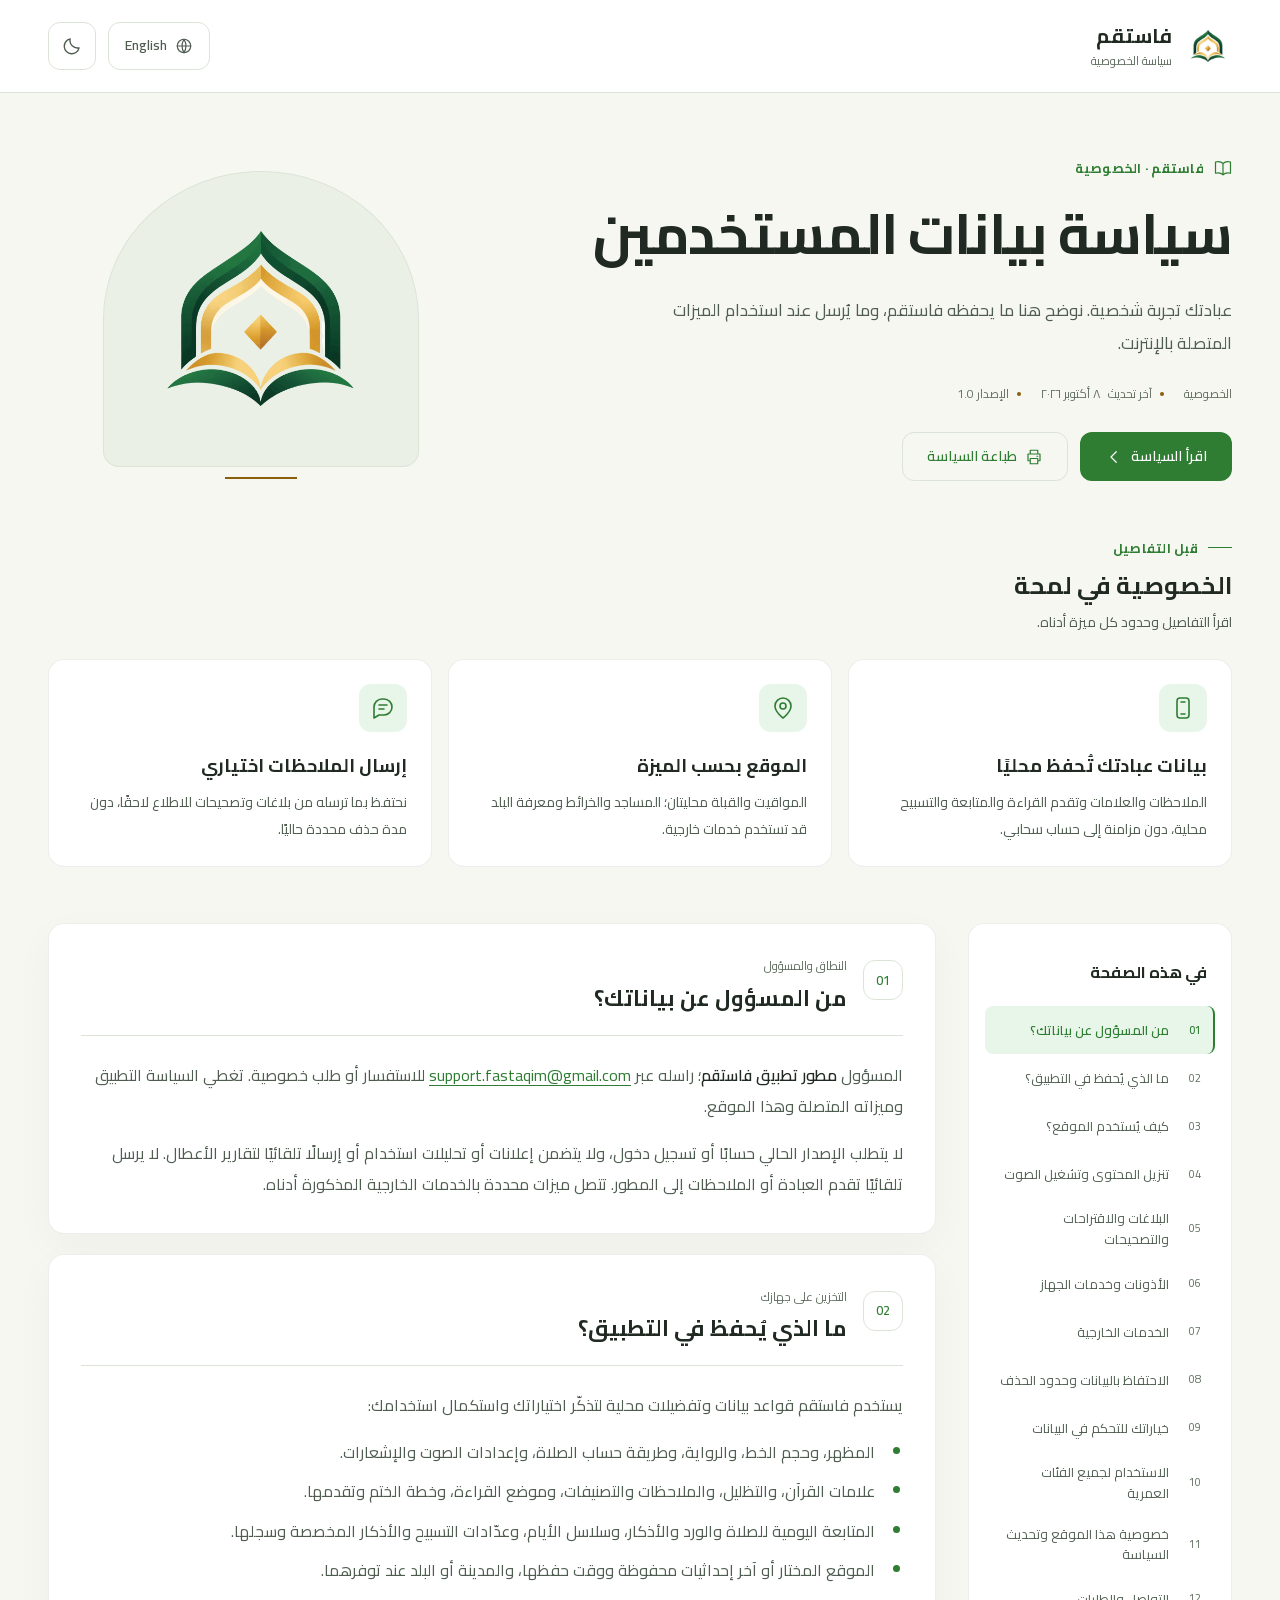
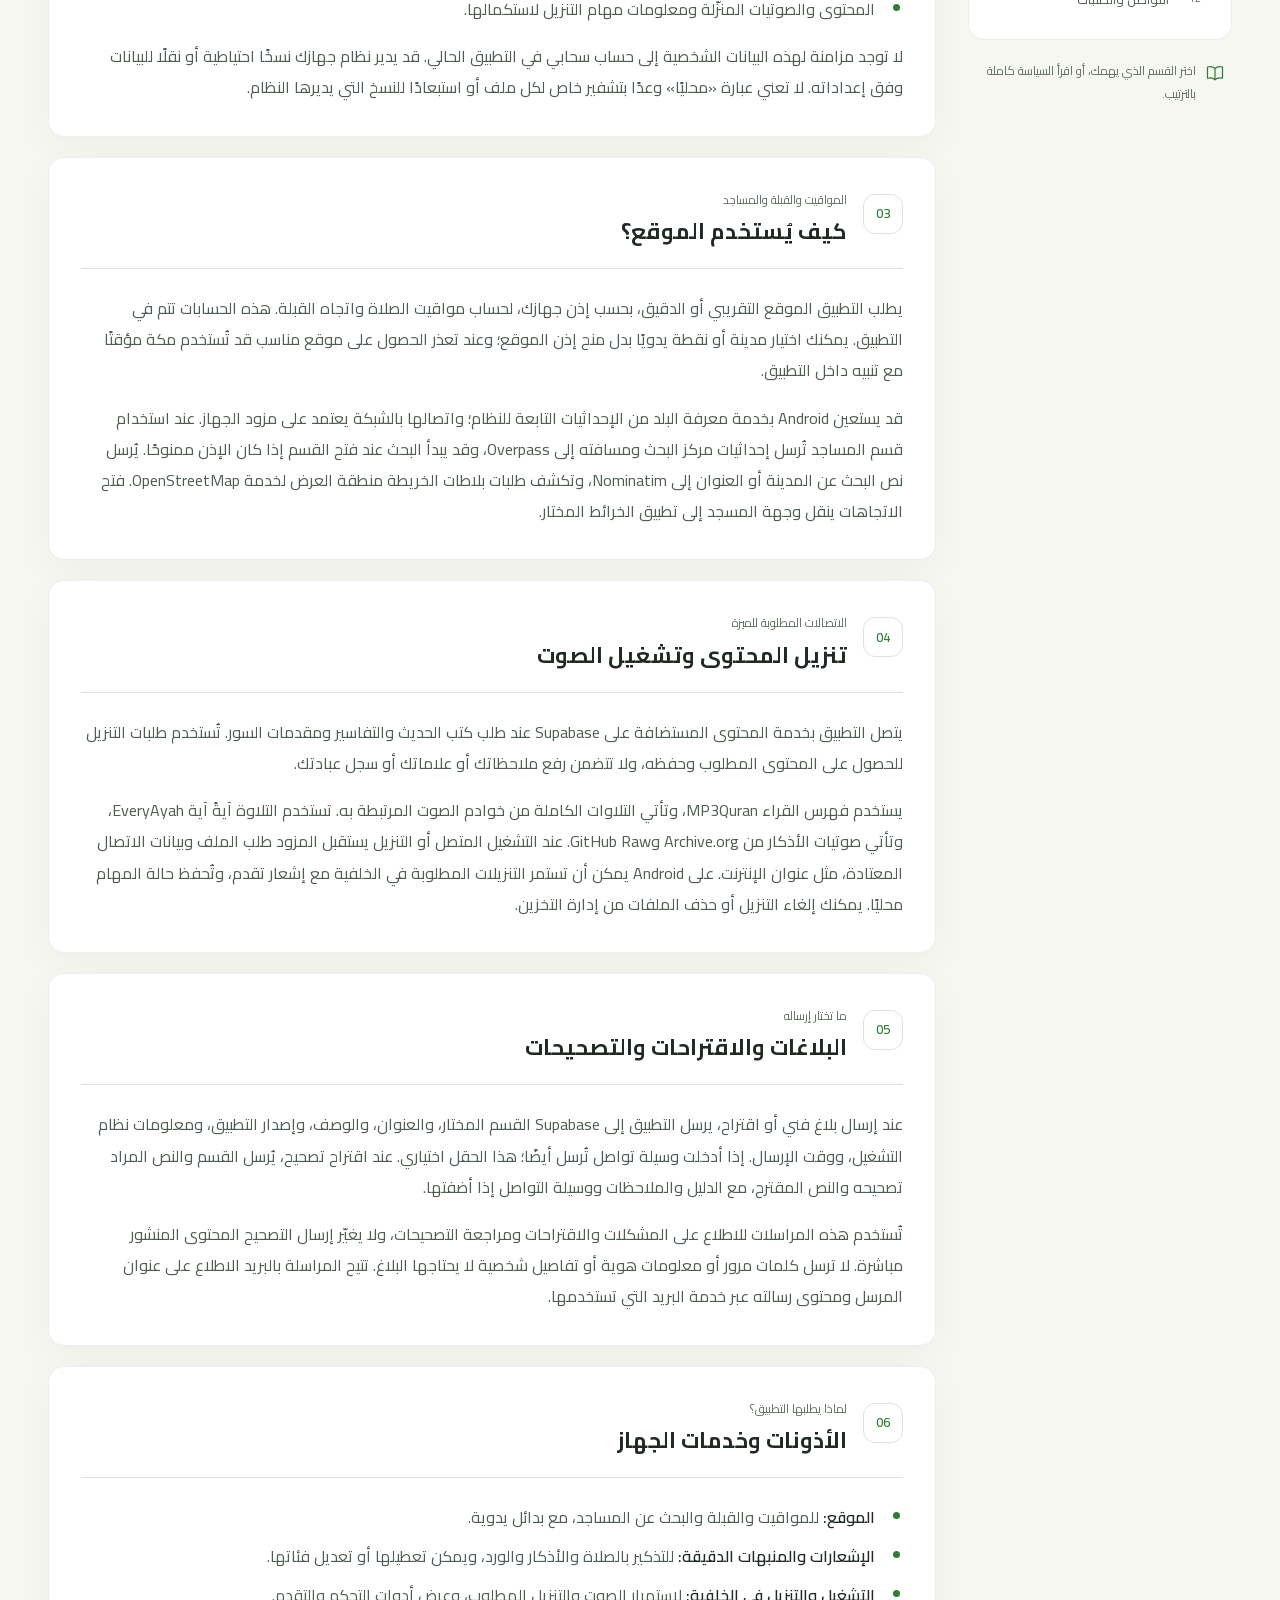
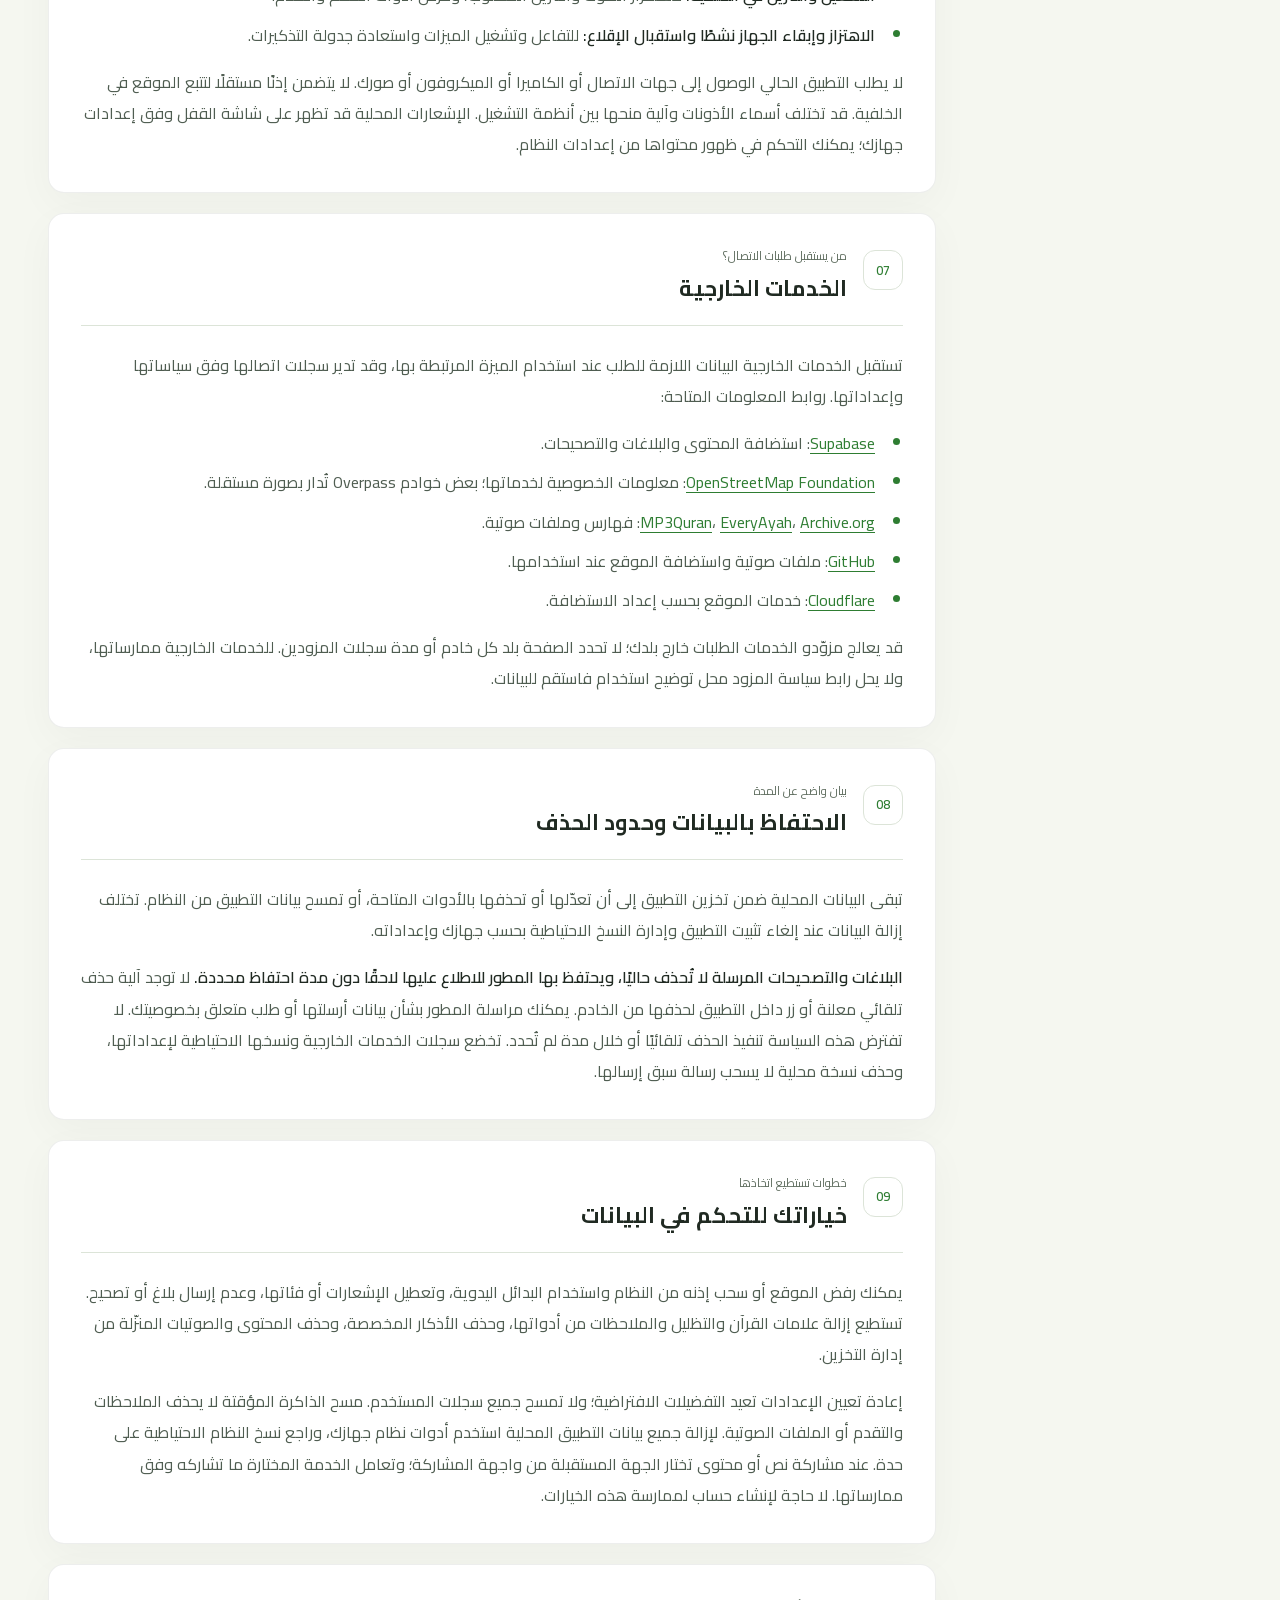
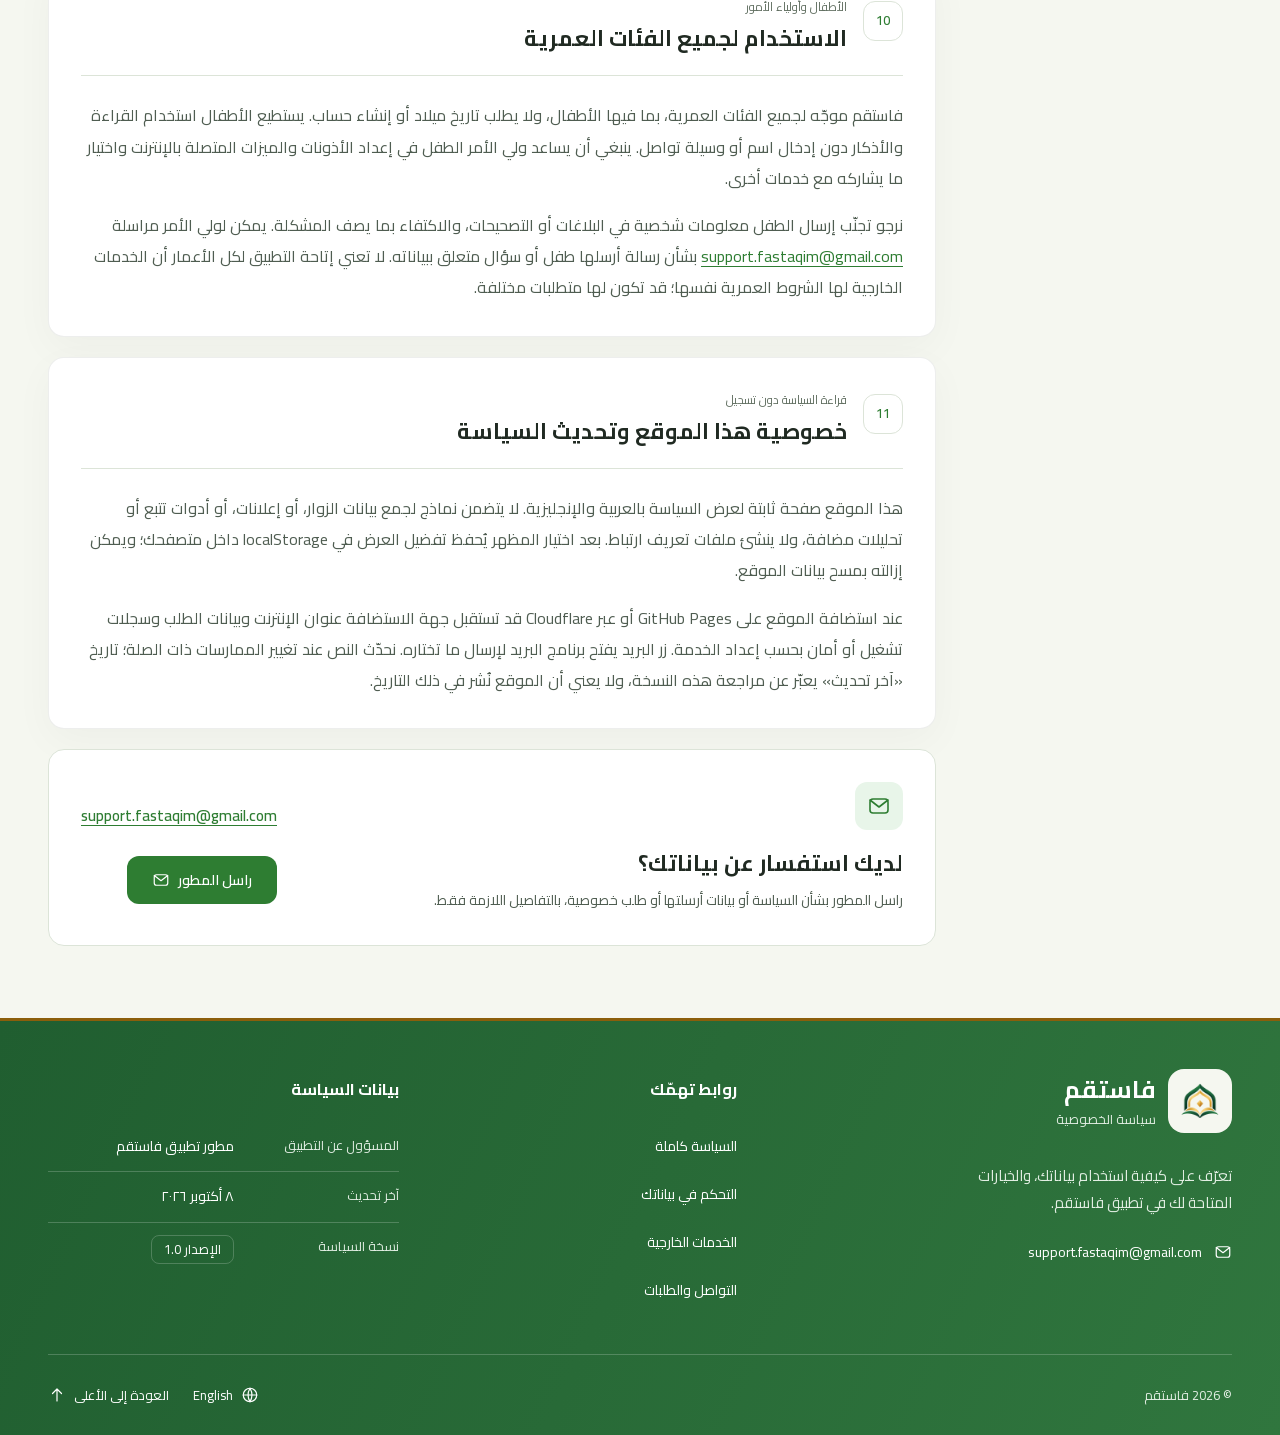
<file: public/index.html>
<!doctype html>
<html lang="ar" dir="rtl">
<head>
  <meta charset="utf-8">
  <meta name="viewport" content="width=device-width, initial-scale=1">
  <title>سياسة بيانات المستخدمين | فاستقم</title>
  <meta name="description" content="بيانات فاستقم، واتصالاته بالخدمات الخارجية، وخياراتك للخصوصية.">
  <meta name="theme-color" content="#F5F7F0">
  <meta name="color-scheme" content="light dark">
  <meta name="referrer" content="no-referrer">
  <meta property="og:type" content="website">
  <meta property="og:title" content="سياسة بيانات المستخدمين | فاستقم">
  <meta property="og:description" content="بيانات فاستقم، واتصالاته بالخدمات الخارجية، وخياراتك للخصوصية.">
  <meta property="og:locale" content="ar_AR">
  <link rel="alternate" hreflang="en" href="./en/">
  <link rel="icon" type="image/png" href="./assets/icon.png">
  <link rel="apple-touch-icon" href="./assets/icon.png">
  <link rel="stylesheet" href="./styles.css">
  <script src="./app.js" defer></script>
</head>
<body id="top">
  <a class="skip-link" href="#policy-text">انتقل إلى السياسة</a>
  <div class="reading-progress" aria-hidden="true"><div id="reading-progress"></div></div>
  <header class="site-header">
    <div class="container header-inner">
      <a class="brand" href="#top" aria-label="فاستقم"><img class="brand-logo" src="./assets/logo.png" alt="" width="56" height="56"><span class="brand-copy"><span class="brand-name">فاستقم</span><span class="brand-caption">سياسة الخصوصية</span></span></a>
      <div class="header-actions">
        <a class="language-link" href="./en/" hreflang="en" lang="en" aria-label="Read this policy in English"><svg class="" width="24" height="24" viewBox="0 0 24 24" fill="none" stroke="currentColor" stroke-width="1.6" stroke-linecap="round" stroke-linejoin="round" aria-hidden="true" focusable="false"><circle cx="12" cy="12" r="9"/><path d="M3 12h18M12 3a18 18 0 0 1 0 18 18 18 0 0 1 0-18Z"/></svg><span>English</span></a>
        <button class="icon-button" type="button" data-theme-toggle hidden data-light-label="استخدام المظهر الفاتح" data-dark-label="استخدام المظهر الداكن" aria-label="تغيير المظهر" title="تغيير المظهر"><svg class="theme-moon" width="24" height="24" viewBox="0 0 24 24" fill="none" stroke="currentColor" stroke-width="1.6" stroke-linecap="round" stroke-linejoin="round" aria-hidden="true" focusable="false"><path d="M20.5 14.2A9 9 0 0 1 9.8 3.5 9 9 0 1 0 20.5 14.2Z"/></svg><svg class="theme-sun" width="24" height="24" viewBox="0 0 24 24" fill="none" stroke="currentColor" stroke-width="1.6" stroke-linecap="round" stroke-linejoin="round" aria-hidden="true" focusable="false"><circle cx="12" cy="12" r="4"/><path d="M12 2v2M12 20v2M2 12h2M20 12h2M4.9 4.9l1.4 1.4M17.7 17.7l1.4 1.4M4.9 19.1l1.4-1.4M17.7 6.3l1.4-1.4"/></svg></button>
      </div>
    </div>
  </header>
  <main id="main" class="container">
    <section class="hero" aria-labelledby="page-title">
      <div class="hero-copy">
        <p class="eyebrow"><svg class="" width="24" height="24" viewBox="0 0 24 24" fill="none" stroke="currentColor" stroke-width="1.6" stroke-linecap="round" stroke-linejoin="round" aria-hidden="true" focusable="false"><path d="M12 6c-3-3-6-3-10-2v15c4-1 7-1 10 2 3-3 6-3 10-2V4c-4-1-7-1-10 2Zm0 0v15"/></svg>فاستقم · الخصوصية</p>
        <h1 id="page-title">سياسة بيانات المستخدمين</h1>
        <p class="hero-description">عبادتك تجربة شخصية. نوضح هنا ما يحفظه فاستقم، وما يُرسل عند استخدام الميزات المتصلة بالإنترنت.</p>
        <div class="hero-meta"><span>الخصوصية</span><span>آخر تحديث <time datetime="2026-10-08">٨ أكتوبر ٢٠٢٦</time></span><span>الإصدار 1.0</span></div>
        <div class="hero-actions"><a class="button button-primary" href="#overview">اقرأ السياسة<svg class="directional-icon" width="24" height="24" viewBox="0 0 24 24" fill="none" stroke="currentColor" stroke-width="1.6" stroke-linecap="round" stroke-linejoin="round" aria-hidden="true" focusable="false"><path d="m9 5 7 7-7 7"/></svg></a><button class="button button-secondary print-button" type="button" data-print hidden><svg class="" width="24" height="24" viewBox="0 0 24 24" fill="none" stroke="currentColor" stroke-width="1.6" stroke-linecap="round" stroke-linejoin="round" aria-hidden="true" focusable="false"><path d="M7 8V3h10v5M7 17H4V8h16v9h-3M7 14h10v7H7Z"/><path d="M16 11h1"/></svg>طباعة السياسة</button></div>
      </div>
      <div class="hero-art" aria-hidden="true"><div class="art-halo"></div><img class="hero-logo" src="./assets/logo.png" alt="" width="300" height="300"><span class="art-line"></span></div>
    </section>
    <section class="summary" id="summary" aria-labelledby="summary-title">
      <div class="section-heading"><p class="eyebrow">قبل التفاصيل</p><h2 id="summary-title">الخصوصية في لمحة</h2><p>اقرأ التفاصيل وحدود كل ميزة أدناه.</p></div>
      <div class="summary-grid"><div class="summary-card"><span class="icon-tile"><svg class="" width="24" height="24" viewBox="0 0 24 24" fill="none" stroke="currentColor" stroke-width="1.6" stroke-linecap="round" stroke-linejoin="round" aria-hidden="true" focusable="false"><rect x="6" y="2" width="12" height="20" rx="3"/><path d="M10 18h4M10 6h4"/></svg></span><h3>بيانات عبادتك تُحفظ محليًا</h3><p>الملاحظات والعلامات وتقدم القراءة والمتابعة والتسبيح محلية، دون مزامنة إلى حساب سحابي.</p></div><div class="summary-card"><span class="icon-tile"><svg class="" width="24" height="24" viewBox="0 0 24 24" fill="none" stroke="currentColor" stroke-width="1.6" stroke-linecap="round" stroke-linejoin="round" aria-hidden="true" focusable="false"><path d="M20 10c0 6-8 12-8 12S4 16 4 10a8 8 0 1 1 16 0Z"/><circle cx="12" cy="10" r="3"/></svg></span><h3>الموقع بحسب الميزة</h3><p>المواقيت والقبلة محليتان؛ المساجد والخرائط ومعرفة البلد قد تستخدم خدمات خارجية.</p></div><div class="summary-card"><span class="icon-tile"><svg class="" width="24" height="24" viewBox="0 0 24 24" fill="none" stroke="currentColor" stroke-width="1.6" stroke-linecap="round" stroke-linejoin="round" aria-hidden="true" focusable="false"><path d="M21 11a8 8 0 0 1-8 8H8l-5 3V11a8 8 0 0 1 8-8h2a8 8 0 0 1 8 8Z"/><path d="M8 9h8M8 13h5"/></svg></span><h3>إرسال الملاحظات اختياري</h3><p>نحتفظ بما ترسله من بلاغات وتصحيحات للاطلاع لاحقًا، دون مدة حذف محددة حاليًا.</p></div></div>
    </section>
    <div class="policy-layout" id="policy">
      <aside class="policy-sidebar">
        <nav class="toc" aria-label="فهرس سياسة بيانات المستخدمين">
          <button class="toc-heading" type="button" data-toc-toggle disabled aria-expanded="true" aria-controls="toc-list"><span>في هذه الصفحة</span><svg class="chevron" width="24" height="24" viewBox="0 0 24 24" fill="none" stroke="currentColor" stroke-width="1.6" stroke-linecap="round" stroke-linejoin="round" aria-hidden="true" focusable="false"><path d="m6 9 6 6 6-6"/></svg></button>
          <ol class="toc-list" id="toc-list"><li><a href="#overview" data-section-link><span class="toc-number">01</span><span>من المسؤول عن بياناتك؟</span></a></li><li><a href="#local-data" data-section-link><span class="toc-number">02</span><span>ما الذي يُحفظ في التطبيق؟</span></a></li><li><a href="#location" data-section-link><span class="toc-number">03</span><span>كيف يُستخدم الموقع؟</span></a></li><li><a href="#downloads" data-section-link><span class="toc-number">04</span><span>تنزيل المحتوى وتشغيل الصوت</span></a></li><li><a href="#feedback" data-section-link><span class="toc-number">05</span><span>البلاغات والاقتراحات والتصحيحات</span></a></li><li><a href="#permissions" data-section-link><span class="toc-number">06</span><span>الأذونات وخدمات الجهاز</span></a></li><li><a href="#services" data-section-link><span class="toc-number">07</span><span>الخدمات الخارجية</span></a></li><li><a href="#retention" data-section-link><span class="toc-number">08</span><span>الاحتفاظ بالبيانات وحدود الحذف</span></a></li><li><a href="#choices" data-section-link><span class="toc-number">09</span><span>خياراتك للتحكم في البيانات</span></a></li><li><a href="#children" data-section-link><span class="toc-number">10</span><span>الاستخدام لجميع الفئات العمرية</span></a></li><li><a href="#website" data-section-link><span class="toc-number">11</span><span>خصوصية هذا الموقع وتحديث السياسة</span></a></li><li><a href="#contact" data-section-link><span class="toc-number">12</span><span>التواصل والطلبات</span></a></li></ol>
        </nav>
        <div class="sidebar-note"><svg class="" width="24" height="24" viewBox="0 0 24 24" fill="none" stroke="currentColor" stroke-width="1.6" stroke-linecap="round" stroke-linejoin="round" aria-hidden="true" focusable="false"><path d="M12 6c-3-3-6-3-10-2v15c4-1 7-1 10 2 3-3 6-3 10-2V4c-4-1-7-1-10 2Zm0 0v15"/></svg><p>اختر القسم الذي يهمك، أو اقرأ السياسة كاملة بالترتيب.</p></div>
      </aside>
      <article class="policy-body" id="policy-text" tabindex="-1" aria-label="سياسة بيانات المستخدمين">
        <section class="policy-section" id="overview" aria-labelledby="heading-overview"><header class="section-header"><span class="section-number" aria-hidden="true">01</span><div><p class="section-kicker">النطاق والمسؤول</p><h2 id="heading-overview">من المسؤول عن بياناتك؟</h2></div></header><div class="section-content"><p>المسؤول <strong>مطور تطبيق فاستقم</strong>؛ راسله عبر <a href="mailto:support.fastaqim@gmail.com">support.fastaqim@gmail.com</a> للاستفسار أو طلب خصوصية. تغطي السياسة التطبيق وميزاته المتصلة وهذا الموقع.</p>
<p>لا يتطلب الإصدار الحالي حسابًا أو تسجيل دخول، ولا يتضمن إعلانات أو تحليلات استخدام أو إرسالًا تلقائيًا لتقارير الأعطال. لا يرسل تلقائيًا تقدم العبادة أو الملاحظات إلى المطور. تتصل ميزات محددة بالخدمات الخارجية المذكورة أدناه.</p></div></section>
        <section class="policy-section" id="local-data" aria-labelledby="heading-local-data"><header class="section-header"><span class="section-number" aria-hidden="true">02</span><div><p class="section-kicker">التخزين على جهازك</p><h2 id="heading-local-data">ما الذي يُحفظ في التطبيق؟</h2></div></header><div class="section-content"><p>يستخدم فاستقم قواعد بيانات وتفضيلات محلية لتذكّر اختياراتك واستكمال استخدامك:</p>
<ul><li>المظهر، وحجم الخط، والرواية، وطريقة حساب الصلاة، وإعدادات الصوت والإشعارات.</li><li>علامات القرآن، والتظليل، والملاحظات والتصنيفات، وموضع القراءة، وخطة الختم وتقدمها.</li><li>المتابعة اليومية للصلاة والورد والأذكار، وسلاسل الأيام، وعدّادات التسبيح والأذكار المخصصة وسجلها.</li><li>الموقع المختار أو آخر إحداثيات محفوظة ووقت حفظها، والمدينة أو البلد عند توفرهما.</li><li>المحتوى والصوتيات المنزّلة ومعلومات مهام التنزيل لاستكمالها.</li></ul>
<p>لا توجد مزامنة لهذه البيانات الشخصية إلى حساب سحابي في التطبيق الحالي. قد يدير نظام جهازك نسخًا احتياطية أو نقلًا للبيانات وفق إعداداته. لا تعني عبارة «محليًا» وعدًا بتشفير خاص لكل ملف أو استبعادًا للنسخ التي يديرها النظام.</p></div></section>
        <section class="policy-section" id="location" aria-labelledby="heading-location"><header class="section-header"><span class="section-number" aria-hidden="true">03</span><div><p class="section-kicker">المواقيت والقبلة والمساجد</p><h2 id="heading-location">كيف يُستخدم الموقع؟</h2></div></header><div class="section-content"><p>يطلب التطبيق الموقع التقريبي أو الدقيق، بحسب إذن جهازك، لحساب مواقيت الصلاة واتجاه القبلة. هذه الحسابات تتم في التطبيق. يمكنك اختيار مدينة أو نقطة يدويًا بدل منح إذن الموقع؛ وعند تعذر الحصول على موقع مناسب قد تُستخدم مكة مؤقتًا مع تنبيه داخل التطبيق.</p>
<p>قد يستعين Android بخدمة معرفة البلد من الإحداثيات التابعة للنظام؛ واتصالها بالشبكة يعتمد على مزود الجهاز. عند استخدام قسم المساجد تُرسل إحداثيات مركز البحث ومسافته إلى Overpass، وقد يبدأ البحث عند فتح القسم إذا كان الإذن ممنوحًا. يُرسل نص البحث عن المدينة أو العنوان إلى Nominatim، وتكشف طلبات بلاطات الخريطة منطقة العرض لخدمة OpenStreetMap. فتح الاتجاهات ينقل وجهة المسجد إلى تطبيق الخرائط المختار.</p></div></section>
        <section class="policy-section" id="downloads" aria-labelledby="heading-downloads"><header class="section-header"><span class="section-number" aria-hidden="true">04</span><div><p class="section-kicker">الاتصالات المطلوبة للميزة</p><h2 id="heading-downloads">تنزيل المحتوى وتشغيل الصوت</h2></div></header><div class="section-content"><p>يتصل التطبيق بخدمة المحتوى المستضافة على Supabase عند طلب كتب الحديث والتفاسير ومقدمات السور. تُستخدم طلبات التنزيل للحصول على المحتوى المطلوب وحفظه، ولا تتضمن رفع ملاحظاتك أو علاماتك أو سجل عبادتك.</p>
<p>يستخدم فهرس القراء MP3Quran، وتأتي التلاوات الكاملة من خوادم الصوت المرتبطة به. تستخدم التلاوة آيةً آية EveryAyah، وتأتي صوتيات الأذكار من Archive.org وGitHub Raw. عند التشغيل المتصل أو التنزيل يستقبل المزود طلب الملف وبيانات الاتصال المعتادة، مثل عنوان الإنترنت. على Android يمكن أن تستمر التنزيلات المطلوبة في الخلفية مع إشعار تقدم، وتُحفظ حالة المهام محليًا. يمكنك إلغاء التنزيل أو حذف الملفات من إدارة التخزين.</p></div></section>
        <section class="policy-section" id="feedback" aria-labelledby="heading-feedback"><header class="section-header"><span class="section-number" aria-hidden="true">05</span><div><p class="section-kicker">ما تختار إرساله</p><h2 id="heading-feedback">البلاغات والاقتراحات والتصحيحات</h2></div></header><div class="section-content"><p>عند إرسال بلاغ فني أو اقتراح، يرسل التطبيق إلى Supabase القسم المختار، والعنوان، والوصف، وإصدار التطبيق، ومعلومات نظام التشغيل، ووقت الإرسال. إذا أدخلت وسيلة تواصل تُرسل أيضًا؛ هذا الحقل اختياري. عند اقتراح تصحيح، يُرسل القسم والنص المراد تصحيحه والنص المقترح، مع الدليل والملاحظات ووسيلة التواصل إذا أضفتها.</p>
<p>تُستخدم هذه المراسلات للاطلاع على المشكلات والاقتراحات ومراجعة التصحيحات، ولا يغيّر إرسال التصحيح المحتوى المنشور مباشرة. لا ترسل كلمات مرور أو معلومات هوية أو تفاصيل شخصية لا يحتاجها البلاغ. تتيح المراسلة بالبريد الاطلاع على عنوان المرسل ومحتوى رسالته عبر خدمة البريد التي تستخدمها.</p></div></section>
        <section class="policy-section" id="permissions" aria-labelledby="heading-permissions"><header class="section-header"><span class="section-number" aria-hidden="true">06</span><div><p class="section-kicker">لماذا يطلبها التطبيق؟</p><h2 id="heading-permissions">الأذونات وخدمات الجهاز</h2></div></header><div class="section-content"><ul><li><strong>الموقع:</strong> للمواقيت والقبلة والبحث عن المساجد، مع بدائل يدوية.</li><li><strong>الإشعارات والمنبهات الدقيقة:</strong> للتذكير بالصلاة والأذكار والورد، ويمكن تعطيلها أو تعديل فئاتها.</li><li><strong>التشغيل والتنزيل في الخلفية:</strong> لاستمرار الصوت والتنزيل المطلوب، وعرض أدوات التحكم والتقدم.</li><li><strong>الاهتزاز وإبقاء الجهاز نشطًا واستقبال الإقلاع:</strong> للتفاعل وتشغيل الميزات واستعادة جدولة التذكيرات.</li></ul>
<p>لا يطلب التطبيق الحالي الوصول إلى جهات الاتصال أو الكاميرا أو الميكروفون أو صورك. لا يتضمن إذنًا مستقلًا لتتبع الموقع في الخلفية. قد تختلف أسماء الأذونات وآلية منحها بين أنظمة التشغيل. الإشعارات المحلية قد تظهر على شاشة القفل وفق إعدادات جهازك؛ يمكنك التحكم في ظهور محتواها من إعدادات النظام.</p></div></section>
        <section class="policy-section" id="services" aria-labelledby="heading-services"><header class="section-header"><span class="section-number" aria-hidden="true">07</span><div><p class="section-kicker">من يستقبل طلبات الاتصال؟</p><h2 id="heading-services">الخدمات الخارجية</h2></div></header><div class="section-content"><p>تستقبل الخدمات الخارجية البيانات اللازمة للطلب عند استخدام الميزة المرتبطة بها، وقد تدير سجلات اتصالها وفق سياساتها وإعداداتها. روابط المعلومات المتاحة:</p>
<ul><li><a href="https://supabase.com/privacy" target="_blank" rel="noopener noreferrer">Supabase</a>: استضافة المحتوى والبلاغات والتصحيحات.</li><li><a href="https://osmfoundation.org/wiki/Privacy_Policy" target="_blank" rel="noopener noreferrer">OpenStreetMap Foundation</a>: معلومات الخصوصية لخدماتها؛ بعض خوادم Overpass تُدار بصورة مستقلة.</li><li><a href="https://www.mp3quran.net/" target="_blank" rel="noopener noreferrer">MP3Quran</a>، <a href="https://everyayah.com/" target="_blank" rel="noopener noreferrer">EveryAyah</a>، <a href="https://archive.org/" target="_blank" rel="noopener noreferrer">Archive.org</a>: فهارس وملفات صوتية.</li><li><a href="https://docs.github.com/en/site-policy/privacy-policies/github-general-privacy-statement" target="_blank" rel="noopener noreferrer">GitHub</a>: ملفات صوتية واستضافة الموقع عند استخدامها.</li><li><a href="https://www.cloudflare.com/privacypolicy/" target="_blank" rel="noopener noreferrer">Cloudflare</a>: خدمات الموقع بحسب إعداد الاستضافة.</li></ul>
<p>قد يعالج مزوّدو الخدمات الطلبات خارج بلدك؛ لا تحدد الصفحة بلد كل خادم أو مدة سجلات المزودين. للخدمات الخارجية ممارساتها، ولا يحل رابط سياسة المزود محل توضيح استخدام فاستقم للبيانات.</p></div></section>
        <section class="policy-section" id="retention" aria-labelledby="heading-retention"><header class="section-header"><span class="section-number" aria-hidden="true">08</span><div><p class="section-kicker">بيان واضح عن المدة</p><h2 id="heading-retention">الاحتفاظ بالبيانات وحدود الحذف</h2></div></header><div class="section-content"><p>تبقى البيانات المحلية ضمن تخزين التطبيق إلى أن تعدّلها أو تحذفها بالأدوات المتاحة، أو تمسح بيانات التطبيق من النظام. تختلف إزالة البيانات عند إلغاء تثبيت التطبيق وإدارة النسخ الاحتياطية بحسب جهازك وإعداداته.</p>
<p><strong>البلاغات والتصحيحات المرسلة لا تُحذف حاليًا، ويحتفظ بها المطور للاطلاع عليها لاحقًا دون مدة احتفاظ محددة.</strong> لا توجد آلية حذف تلقائي معلنة أو زر داخل التطبيق لحذفها من الخادم. يمكنك مراسلة المطور بشأن بيانات أرسلتها أو طلب متعلق بخصوصيتك. لا تفترض هذه السياسة تنفيذ الحذف تلقائيًا أو خلال مدة لم تُحدد. تخضع سجلات الخدمات الخارجية ونسخها الاحتياطية لإعداداتها، وحذف نسخة محلية لا يسحب رسالة سبق إرسالها.</p></div></section>
        <section class="policy-section" id="choices" aria-labelledby="heading-choices"><header class="section-header"><span class="section-number" aria-hidden="true">09</span><div><p class="section-kicker">خطوات تستطيع اتخاذها</p><h2 id="heading-choices">خياراتك للتحكم في البيانات</h2></div></header><div class="section-content"><p>يمكنك رفض الموقع أو سحب إذنه من النظام واستخدام البدائل اليدوية، وتعطيل الإشعارات أو فئاتها، وعدم إرسال بلاغ أو تصحيح. تستطيع إزالة علامات القرآن والتظليل والملاحظات من أدواتها، وحذف الأذكار المخصصة، وحذف المحتوى والصوتيات المنزّلة من إدارة التخزين.</p>
<p>إعادة تعيين الإعدادات تعيد التفضيلات الافتراضية؛ ولا تمسح جميع سجلات المستخدم. مسح الذاكرة المؤقتة لا يحذف الملاحظات والتقدم أو الملفات الصوتية. لإزالة جميع بيانات التطبيق المحلية استخدم أدوات نظام جهازك، وراجع نسخ النظام الاحتياطية على حدة. عند مشاركة نص أو محتوى تختار الجهة المستقبلة من واجهة المشاركة؛ وتعامل الخدمة المختارة ما تشاركه وفق ممارساتها. لا حاجة لإنشاء حساب لممارسة هذه الخيارات.</p></div></section>
        <section class="policy-section" id="children" aria-labelledby="heading-children"><header class="section-header"><span class="section-number" aria-hidden="true">10</span><div><p class="section-kicker">الأطفال وأولياء الأمور</p><h2 id="heading-children">الاستخدام لجميع الفئات العمرية</h2></div></header><div class="section-content"><p>فاستقم موجّه لجميع الفئات العمرية، بما فيها الأطفال، ولا يطلب تاريخ ميلاد أو إنشاء حساب. يستطيع الأطفال استخدام القراءة والأذكار دون إدخال اسم أو وسيلة تواصل. ينبغي أن يساعد ولي الأمر الطفل في إعداد الأذونات والميزات المتصلة بالإنترنت واختيار ما يشاركه مع خدمات أخرى.</p>
<p>نرجو تجنّب إرسال الطفل معلومات شخصية في البلاغات أو التصحيحات، والاكتفاء بما يصف المشكلة. يمكن لولي الأمر مراسلة <a href="mailto:support.fastaqim@gmail.com">support.fastaqim@gmail.com</a> بشأن رسالة أرسلها طفل أو سؤال متعلق ببياناته. لا تعني إتاحة التطبيق لكل الأعمار أن الخدمات الخارجية لها الشروط العمرية نفسها؛ قد تكون لها متطلبات مختلفة.</p></div></section>
        <section class="policy-section" id="website" aria-labelledby="heading-website"><header class="section-header"><span class="section-number" aria-hidden="true">11</span><div><p class="section-kicker">قراءة السياسة دون تسجيل</p><h2 id="heading-website">خصوصية هذا الموقع وتحديث السياسة</h2></div></header><div class="section-content"><p>هذا الموقع صفحة ثابتة لعرض السياسة بالعربية والإنجليزية. لا يتضمن نماذج لجمع بيانات الزوار، أو إعلانات، أو أدوات تتبع أو تحليلات مضافة، ولا ينشئ ملفات تعريف ارتباط. بعد اختيار المظهر يُحفظ تفضيل العرض في <span lang="en" dir="ltr">localStorage</span> داخل متصفحك؛ ويمكن إزالته بمسح بيانات الموقع.</p>
<p>عند استضافة الموقع على GitHub Pages أو عبر Cloudflare قد تستقبل جهة الاستضافة عنوان الإنترنت وبيانات الطلب وسجلات تشغيل أو أمان بحسب إعداد الخدمة. زر البريد يفتح برنامج البريد لإرسال ما تختاره. نحدّث النص عند تغيير الممارسات ذات الصلة؛ تاريخ «آخر تحديث» يعبّر عن مراجعة هذه النسخة، ولا يعني أن الموقع نُشر في ذلك التاريخ.</p></div></section>
        <section class="contact-card" id="contact" aria-labelledby="contact-title"><div class="contact-copy"><span class="icon-tile"><svg class="" width="24" height="24" viewBox="0 0 24 24" fill="none" stroke="currentColor" stroke-width="1.6" stroke-linecap="round" stroke-linejoin="round" aria-hidden="true" focusable="false"><rect x="3" y="5" width="18" height="14" rx="3"/><path d="m3 6 9 7 9-7"/></svg></span><h2 id="contact-title">لديك استفسار عن بياناتك؟</h2><p>راسل المطور بشأن السياسة أو بيانات أرسلتها أو طلب خصوصية، بالتفاصيل اللازمة فقط.</p></div><div class="contact-actions"><a class="contact-email" href="mailto:support.fastaqim@gmail.com" dir="ltr">support.fastaqim@gmail.com</a><a class="button button-primary" href="mailto:support.fastaqim@gmail.com">راسل المطور<svg class="" width="24" height="24" viewBox="0 0 24 24" fill="none" stroke="currentColor" stroke-width="1.6" stroke-linecap="round" stroke-linejoin="round" aria-hidden="true" focusable="false"><rect x="3" y="5" width="18" height="14" rx="3"/><path d="m3 6 9 7 9-7"/></svg></a></div></section>
      </article>
    </div>
  </main>
  <footer class="site-footer" id="footer">
    <div class="container">
      <div class="footer-grid">
        <div class="footer-about">
          <a class="brand" href="#top"><img class="brand-logo" src="./assets/logo.png" alt="" width="56" height="56"><span class="brand-copy"><span class="brand-name">فاستقم</span><span class="brand-caption">سياسة الخصوصية</span></span></a>
          <p class="footer-description">تعرّف على كيفية استخدام بياناتك، والخيارات المتاحة لك في تطبيق فاستقم.</p>
          <a class="footer-email" href="mailto:support.fastaqim@gmail.com"><svg class="" width="24" height="24" viewBox="0 0 24 24" fill="none" stroke="currentColor" stroke-width="1.6" stroke-linecap="round" stroke-linejoin="round" aria-hidden="true" focusable="false"><rect x="3" y="5" width="18" height="14" rx="3"/><path d="m3 6 9 7 9-7"/></svg><bdi dir="ltr">support.fastaqim@gmail.com</bdi></a>
        </div>
        <nav class="footer-navigation" aria-labelledby="footer-links-title">
          <h2 id="footer-links-title">روابط تهمّك</h2>
          <ul><li><a href="#overview">السياسة كاملة</a></li><li><a href="#choices">التحكم في بياناتك</a></li><li><a href="#services">الخدمات الخارجية</a></li><li><a href="#contact">التواصل والطلبات</a></li></ul>
        </nav>
        <section class="footer-information" aria-labelledby="footer-data-title">
          <h2 id="footer-data-title">بيانات السياسة</h2>
          <dl><div><dt>المسؤول عن التطبيق</dt><dd>مطور تطبيق فاستقم</dd></div><div><dt>آخر تحديث</dt><dd><time datetime="2026-10-08">٨ أكتوبر ٢٠٢٦</time></dd></div><div><dt>نسخة السياسة</dt><dd><span class="footer-version">الإصدار 1.0</span></dd></div></dl>
        </section>
      </div>
      <div class="footer-bottom"><p>© <time datetime="2026">2026</time> فاستقم</p><div class="footer-bottom-links"><a href="./en/" lang="en" hreflang="en"><svg class="" width="24" height="24" viewBox="0 0 24 24" fill="none" stroke="currentColor" stroke-width="1.6" stroke-linecap="round" stroke-linejoin="round" aria-hidden="true" focusable="false"><circle cx="12" cy="12" r="9"/><path d="M3 12h18M12 3a18 18 0 0 1 0 18 18 18 0 0 1 0-18Z"/></svg>English</a><a href="#top">العودة إلى الأعلى<svg class="" width="24" height="24" viewBox="0 0 24 24" fill="none" stroke="currentColor" stroke-width="1.6" stroke-linecap="round" stroke-linejoin="round" aria-hidden="true" focusable="false"><path d="M12 20V4m-6 6 6-6 6 6"/></svg></a></div></div>
    </div>
  </footer>
  <a class="back-to-top" href="#top" aria-label="العودة إلى الأعلى" title="العودة إلى الأعلى"><svg class="" width="24" height="24" viewBox="0 0 24 24" fill="none" stroke="currentColor" stroke-width="1.6" stroke-linecap="round" stroke-linejoin="round" aria-hidden="true" focusable="false"><path d="M12 20V4m-6 6 6-6 6 6"/></svg></a>
</body>
</html>
</file>
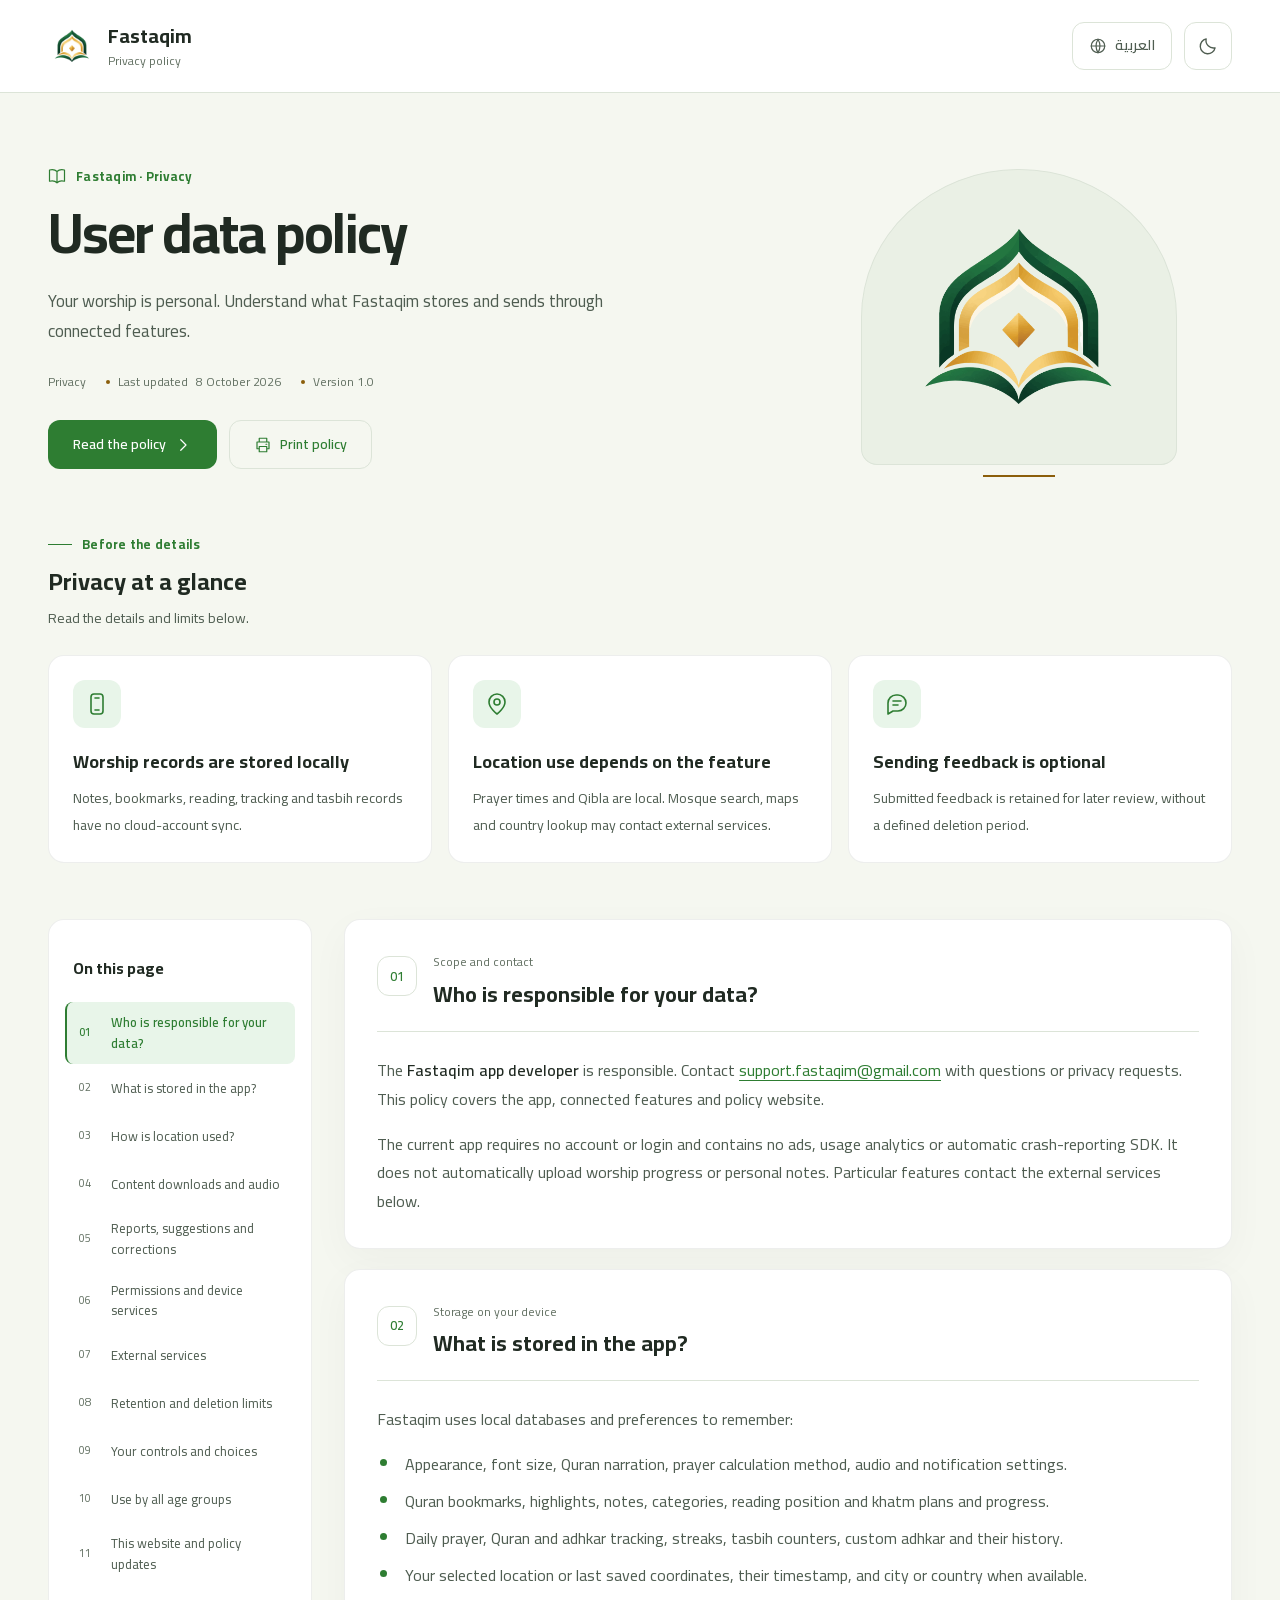
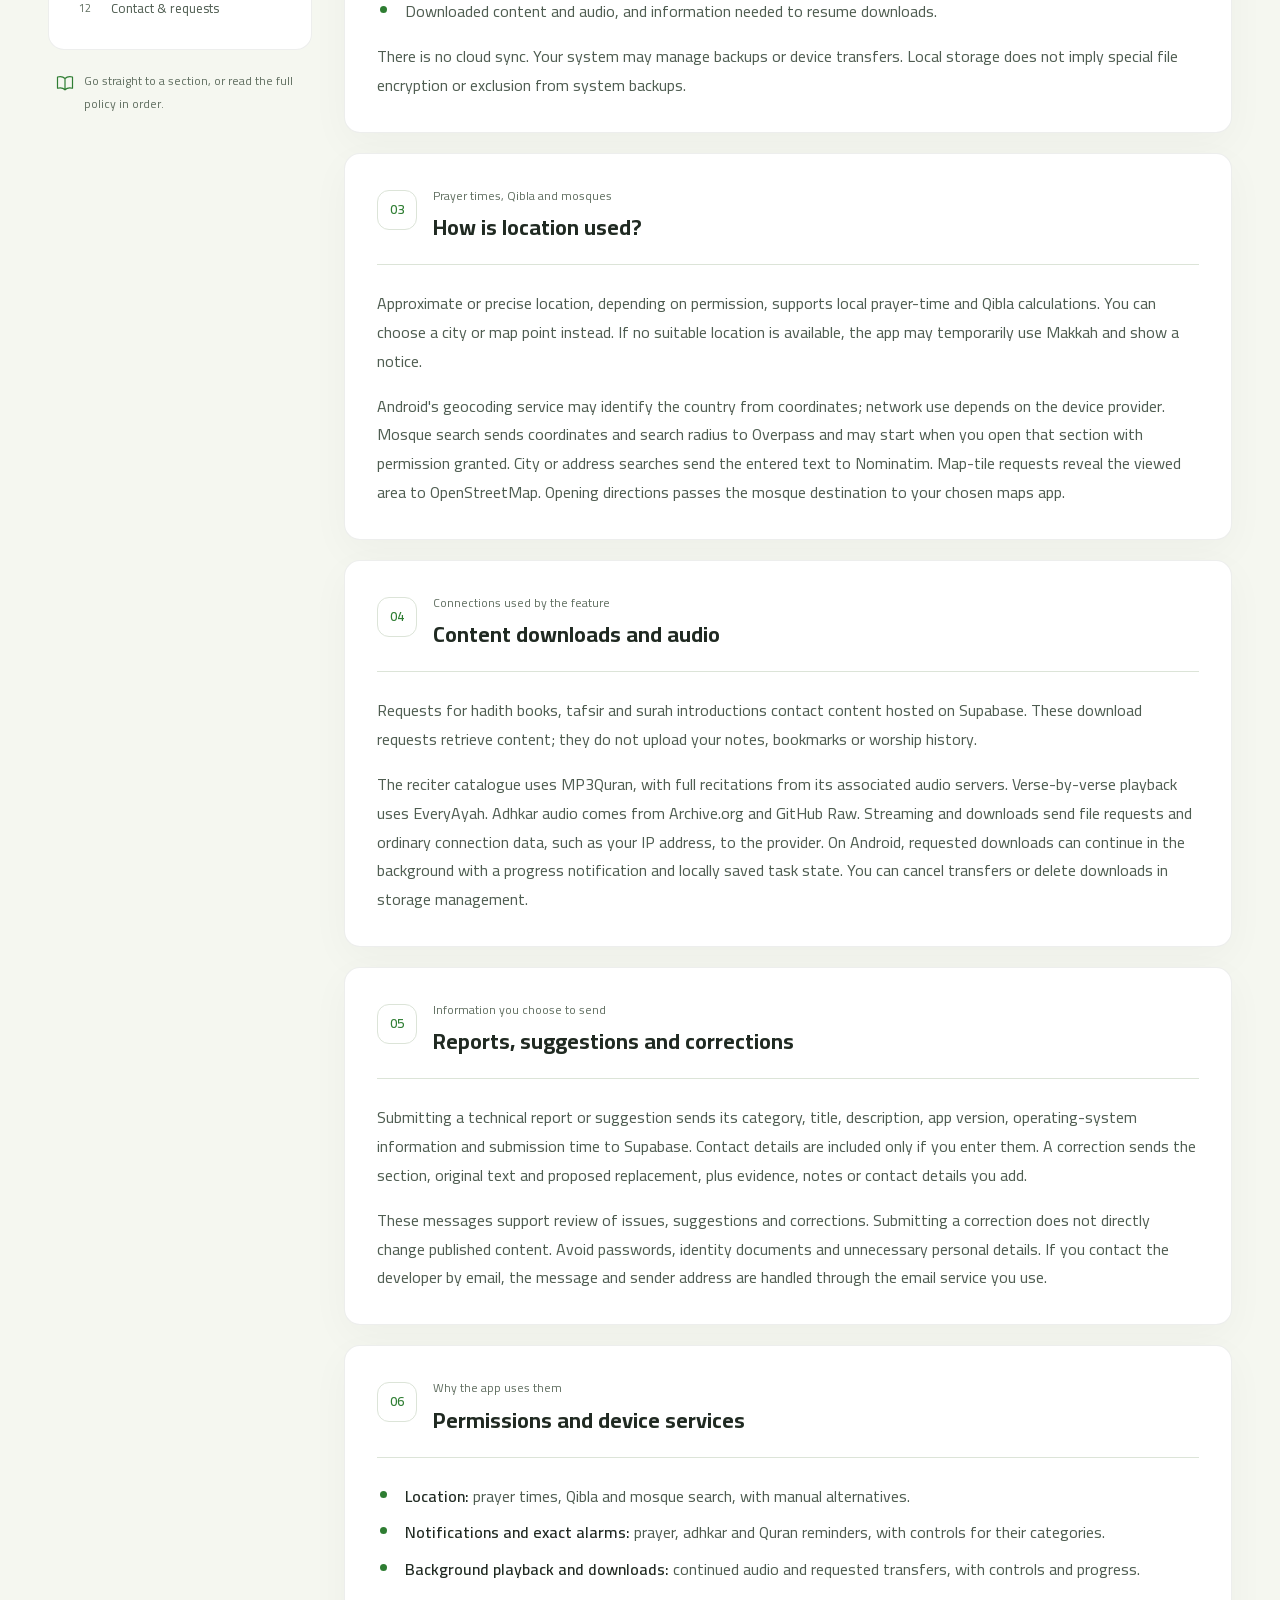
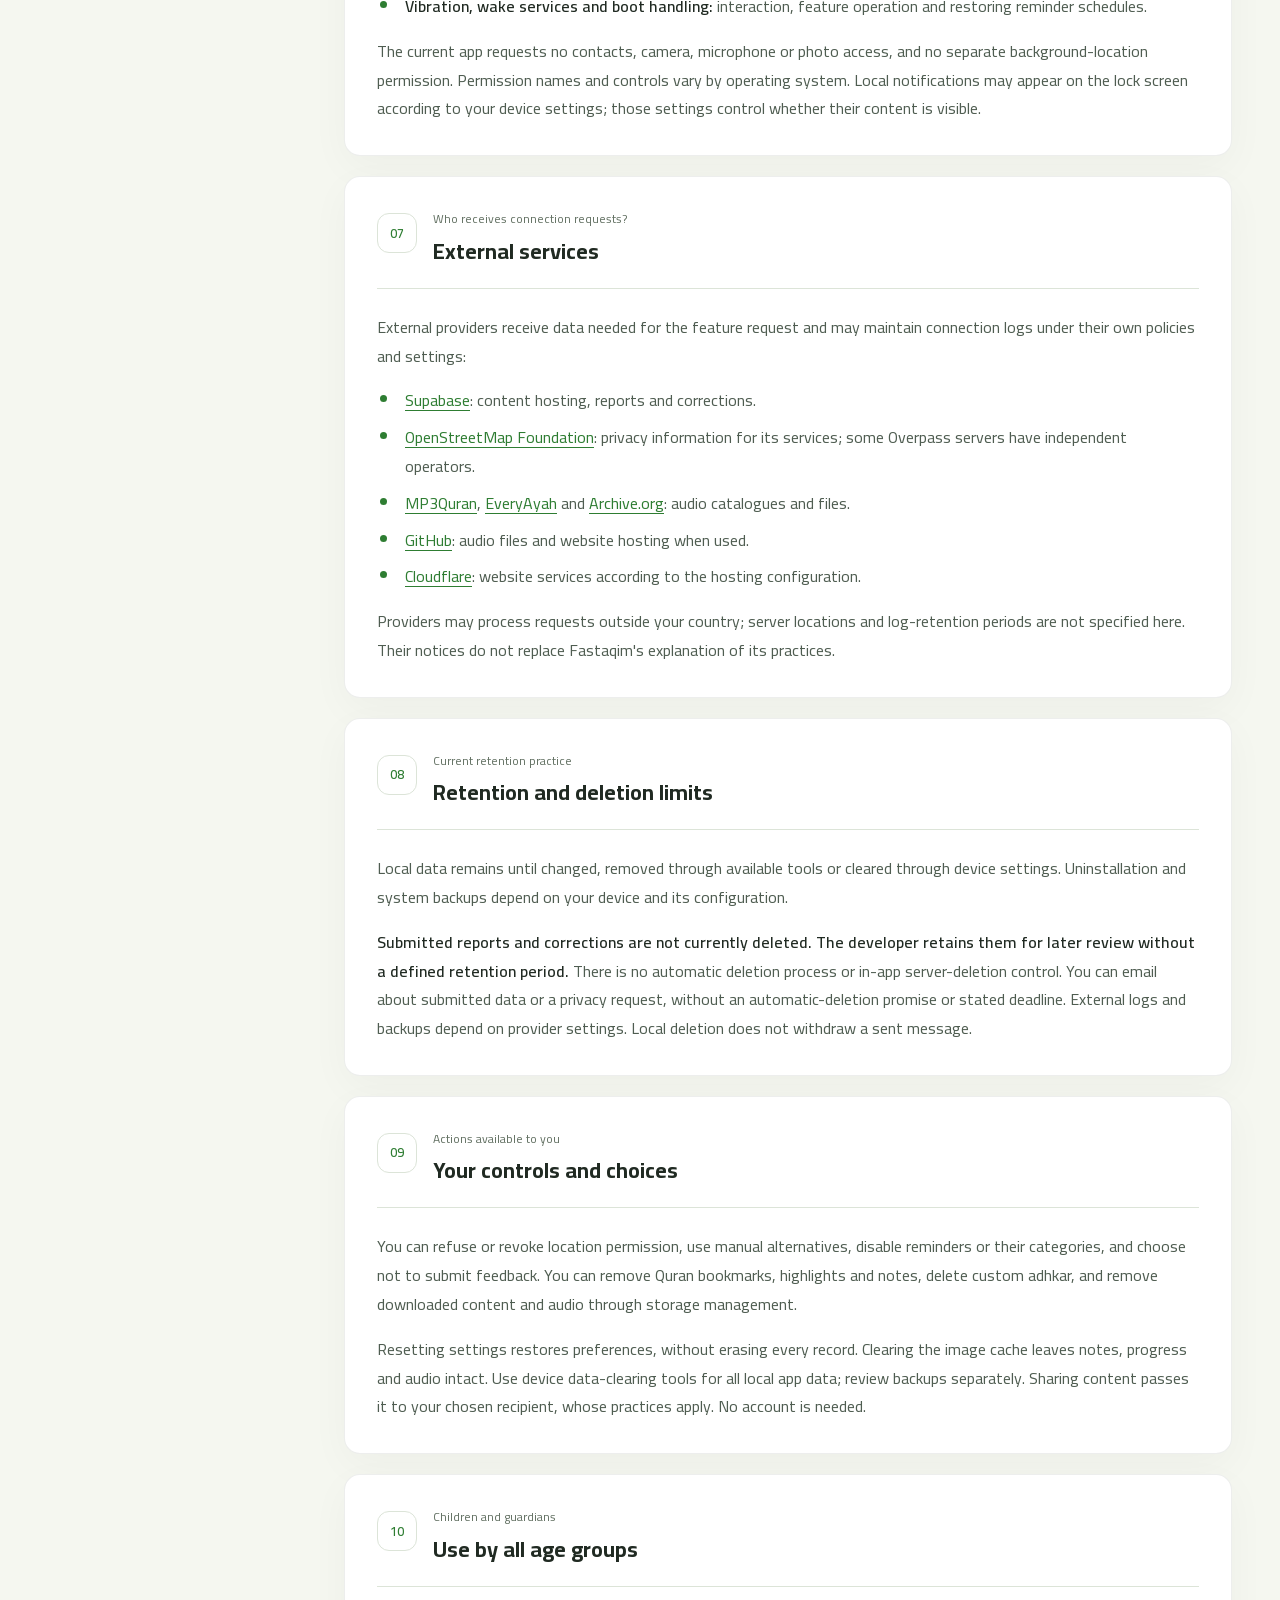
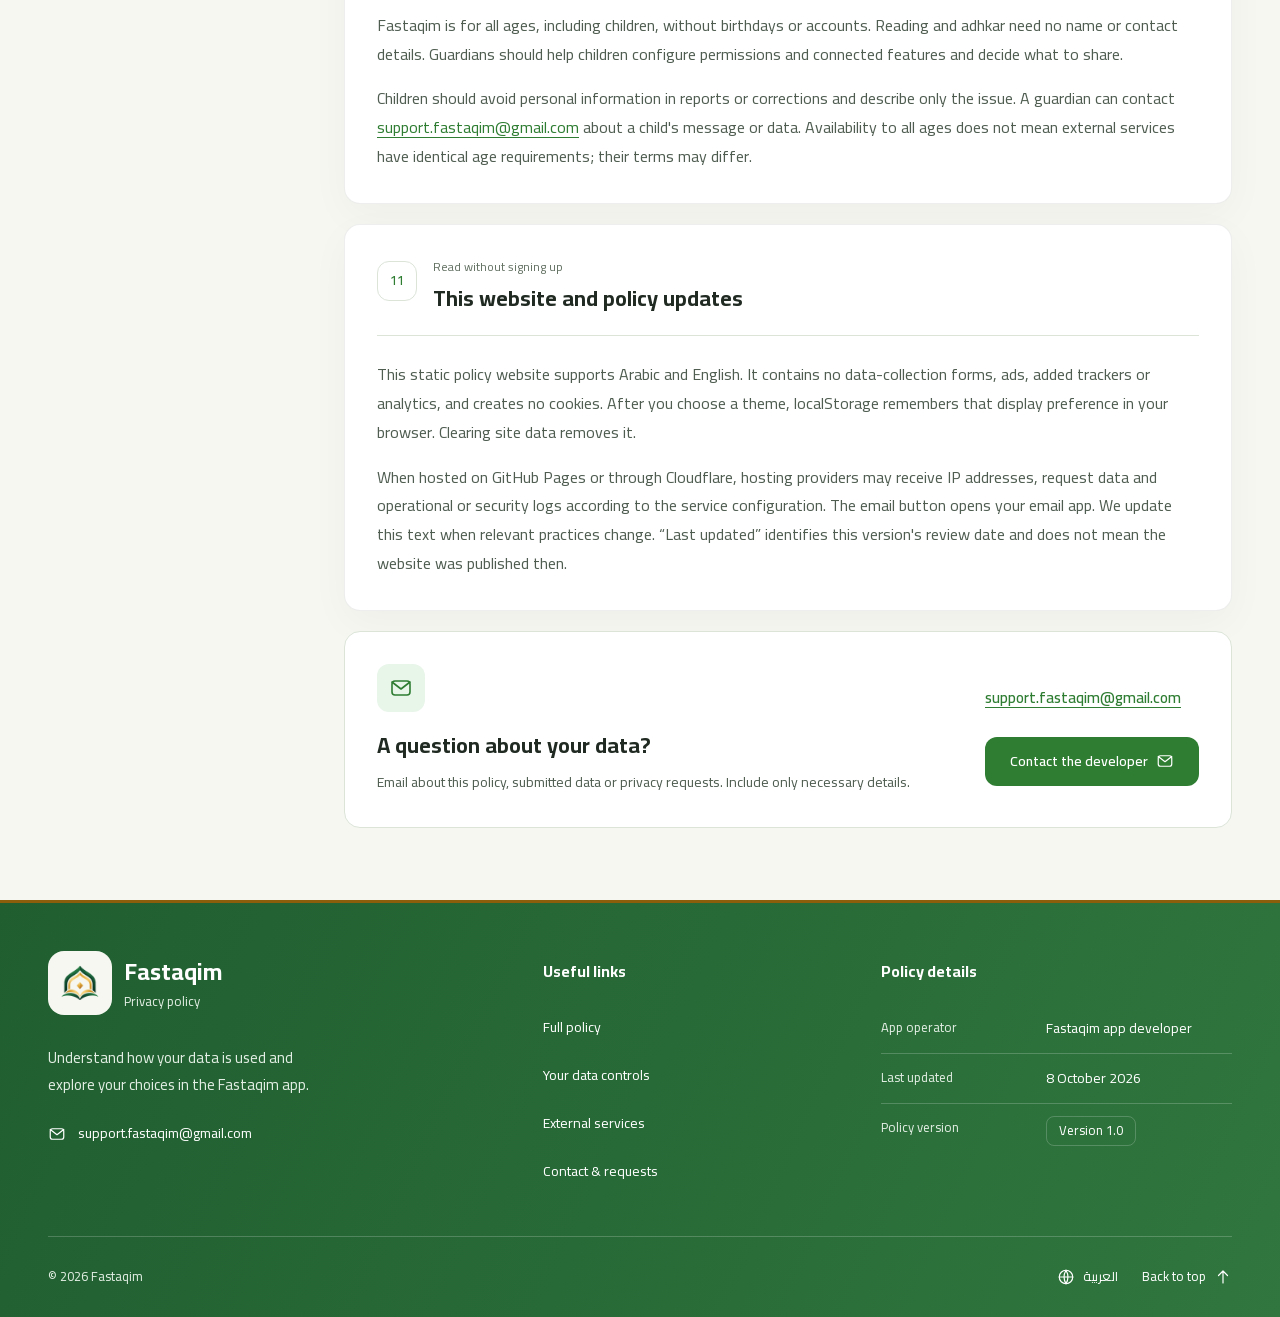
<file: public/en/index.html>
<!doctype html>
<html lang="en" dir="ltr">
<head>
  <meta charset="utf-8">
  <meta name="viewport" content="width=device-width, initial-scale=1">
  <title>User data policy | Fastaqim</title>
  <meta name="description" content="Fastaqim data storage, external connections and your choices.">
  <meta name="theme-color" content="#F5F7F0">
  <meta name="color-scheme" content="light dark">
  <meta name="referrer" content="no-referrer">
  <meta property="og:type" content="website">
  <meta property="og:title" content="User data policy | Fastaqim">
  <meta property="og:description" content="Fastaqim data storage, external connections and your choices.">
  <meta property="og:locale" content="en_US">
  <link rel="alternate" hreflang="ar" href="../">
  <link rel="icon" type="image/png" href="../assets/icon.png">
  <link rel="apple-touch-icon" href="../assets/icon.png">
  <link rel="stylesheet" href="../styles.css">
  <script src="../app.js" defer></script>
</head>
<body id="top">
  <a class="skip-link" href="#policy-text">Skip to the policy</a>
  <div class="reading-progress" aria-hidden="true"><div id="reading-progress"></div></div>
  <header class="site-header">
    <div class="container header-inner">
      <a class="brand" href="#top" aria-label="Fastaqim"><img class="brand-logo" src="../assets/logo.png" alt="" width="56" height="56"><span class="brand-copy"><span class="brand-name">Fastaqim</span><span class="brand-caption">Privacy policy</span></span></a>
      <div class="header-actions">
        <a class="language-link" href="../" hreflang="ar" lang="ar" aria-label="اقرأ السياسة باللغة العربية"><svg class="" width="24" height="24" viewBox="0 0 24 24" fill="none" stroke="currentColor" stroke-width="1.6" stroke-linecap="round" stroke-linejoin="round" aria-hidden="true" focusable="false"><circle cx="12" cy="12" r="9"/><path d="M3 12h18M12 3a18 18 0 0 1 0 18 18 18 0 0 1 0-18Z"/></svg><span>العربية</span></a>
        <button class="icon-button" type="button" data-theme-toggle hidden data-light-label="Use light appearance" data-dark-label="Use dark appearance" aria-label="Change appearance" title="Change appearance"><svg class="theme-moon" width="24" height="24" viewBox="0 0 24 24" fill="none" stroke="currentColor" stroke-width="1.6" stroke-linecap="round" stroke-linejoin="round" aria-hidden="true" focusable="false"><path d="M20.5 14.2A9 9 0 0 1 9.8 3.5 9 9 0 1 0 20.5 14.2Z"/></svg><svg class="theme-sun" width="24" height="24" viewBox="0 0 24 24" fill="none" stroke="currentColor" stroke-width="1.6" stroke-linecap="round" stroke-linejoin="round" aria-hidden="true" focusable="false"><circle cx="12" cy="12" r="4"/><path d="M12 2v2M12 20v2M2 12h2M20 12h2M4.9 4.9l1.4 1.4M17.7 17.7l1.4 1.4M4.9 19.1l1.4-1.4M17.7 6.3l1.4-1.4"/></svg></button>
      </div>
    </div>
  </header>
  <main id="main" class="container">
    <section class="hero" aria-labelledby="page-title">
      <div class="hero-copy">
        <p class="eyebrow"><svg class="" width="24" height="24" viewBox="0 0 24 24" fill="none" stroke="currentColor" stroke-width="1.6" stroke-linecap="round" stroke-linejoin="round" aria-hidden="true" focusable="false"><path d="M12 6c-3-3-6-3-10-2v15c4-1 7-1 10 2 3-3 6-3 10-2V4c-4-1-7-1-10 2Zm0 0v15"/></svg>Fastaqim · Privacy</p>
        <h1 id="page-title">User data policy</h1>
        <p class="hero-description">Your worship is personal. Understand what Fastaqim stores and sends through connected features.</p>
        <div class="hero-meta"><span>Privacy</span><span>Last updated <time datetime="2026-10-08">8 October 2026</time></span><span>Version 1.0</span></div>
        <div class="hero-actions"><a class="button button-primary" href="#overview">Read the policy<svg class="directional-icon" width="24" height="24" viewBox="0 0 24 24" fill="none" stroke="currentColor" stroke-width="1.6" stroke-linecap="round" stroke-linejoin="round" aria-hidden="true" focusable="false"><path d="m9 5 7 7-7 7"/></svg></a><button class="button button-secondary print-button" type="button" data-print hidden><svg class="" width="24" height="24" viewBox="0 0 24 24" fill="none" stroke="currentColor" stroke-width="1.6" stroke-linecap="round" stroke-linejoin="round" aria-hidden="true" focusable="false"><path d="M7 8V3h10v5M7 17H4V8h16v9h-3M7 14h10v7H7Z"/><path d="M16 11h1"/></svg>Print policy</button></div>
      </div>
      <div class="hero-art" aria-hidden="true"><div class="art-halo"></div><img class="hero-logo" src="../assets/logo.png" alt="" width="300" height="300"><span class="art-line"></span></div>
    </section>
    <section class="summary" id="summary" aria-labelledby="summary-title">
      <div class="section-heading"><p class="eyebrow">Before the details</p><h2 id="summary-title">Privacy at a glance</h2><p>Read the details and limits below.</p></div>
      <div class="summary-grid"><div class="summary-card"><span class="icon-tile"><svg class="" width="24" height="24" viewBox="0 0 24 24" fill="none" stroke="currentColor" stroke-width="1.6" stroke-linecap="round" stroke-linejoin="round" aria-hidden="true" focusable="false"><rect x="6" y="2" width="12" height="20" rx="3"/><path d="M10 18h4M10 6h4"/></svg></span><h3>Worship records are stored locally</h3><p>Notes, bookmarks, reading, tracking and tasbih records have no cloud-account sync.</p></div><div class="summary-card"><span class="icon-tile"><svg class="" width="24" height="24" viewBox="0 0 24 24" fill="none" stroke="currentColor" stroke-width="1.6" stroke-linecap="round" stroke-linejoin="round" aria-hidden="true" focusable="false"><path d="M20 10c0 6-8 12-8 12S4 16 4 10a8 8 0 1 1 16 0Z"/><circle cx="12" cy="10" r="3"/></svg></span><h3>Location use depends on the feature</h3><p>Prayer times and Qibla are local. Mosque search, maps and country lookup may contact external services.</p></div><div class="summary-card"><span class="icon-tile"><svg class="" width="24" height="24" viewBox="0 0 24 24" fill="none" stroke="currentColor" stroke-width="1.6" stroke-linecap="round" stroke-linejoin="round" aria-hidden="true" focusable="false"><path d="M21 11a8 8 0 0 1-8 8H8l-5 3V11a8 8 0 0 1 8-8h2a8 8 0 0 1 8 8Z"/><path d="M8 9h8M8 13h5"/></svg></span><h3>Sending feedback is optional</h3><p>Submitted feedback is retained for later review, without a defined deletion period.</p></div></div>
    </section>
    <div class="policy-layout" id="policy">
      <aside class="policy-sidebar">
        <nav class="toc" aria-label="Privacy policy contents">
          <button class="toc-heading" type="button" data-toc-toggle disabled aria-expanded="true" aria-controls="toc-list"><span>On this page</span><svg class="chevron" width="24" height="24" viewBox="0 0 24 24" fill="none" stroke="currentColor" stroke-width="1.6" stroke-linecap="round" stroke-linejoin="round" aria-hidden="true" focusable="false"><path d="m6 9 6 6 6-6"/></svg></button>
          <ol class="toc-list" id="toc-list"><li><a href="#overview" data-section-link><span class="toc-number">01</span><span>Who is responsible for your data?</span></a></li><li><a href="#local-data" data-section-link><span class="toc-number">02</span><span>What is stored in the app?</span></a></li><li><a href="#location" data-section-link><span class="toc-number">03</span><span>How is location used?</span></a></li><li><a href="#downloads" data-section-link><span class="toc-number">04</span><span>Content downloads and audio</span></a></li><li><a href="#feedback" data-section-link><span class="toc-number">05</span><span>Reports, suggestions and corrections</span></a></li><li><a href="#permissions" data-section-link><span class="toc-number">06</span><span>Permissions and device services</span></a></li><li><a href="#services" data-section-link><span class="toc-number">07</span><span>External services</span></a></li><li><a href="#retention" data-section-link><span class="toc-number">08</span><span>Retention and deletion limits</span></a></li><li><a href="#choices" data-section-link><span class="toc-number">09</span><span>Your controls and choices</span></a></li><li><a href="#children" data-section-link><span class="toc-number">10</span><span>Use by all age groups</span></a></li><li><a href="#website" data-section-link><span class="toc-number">11</span><span>This website and policy updates</span></a></li><li><a href="#contact" data-section-link><span class="toc-number">12</span><span>Contact &amp; requests</span></a></li></ol>
        </nav>
        <div class="sidebar-note"><svg class="" width="24" height="24" viewBox="0 0 24 24" fill="none" stroke="currentColor" stroke-width="1.6" stroke-linecap="round" stroke-linejoin="round" aria-hidden="true" focusable="false"><path d="M12 6c-3-3-6-3-10-2v15c4-1 7-1 10 2 3-3 6-3 10-2V4c-4-1-7-1-10 2Zm0 0v15"/></svg><p>Go straight to a section, or read the full policy in order.</p></div>
      </aside>
      <article class="policy-body" id="policy-text" tabindex="-1" aria-label="User data policy">
        <section class="policy-section" id="overview" aria-labelledby="heading-overview"><header class="section-header"><span class="section-number" aria-hidden="true">01</span><div><p class="section-kicker">Scope and contact</p><h2 id="heading-overview">Who is responsible for your data?</h2></div></header><div class="section-content"><p>The <strong>Fastaqim app developer</strong> is responsible. Contact <a href="mailto:support.fastaqim@gmail.com">support.fastaqim@gmail.com</a> with questions or privacy requests. This policy covers the app, connected features and policy website.</p>
<p>The current app requires no account or login and contains no ads, usage analytics or automatic crash-reporting SDK. It does not automatically upload worship progress or personal notes. Particular features contact the external services below.</p></div></section>
        <section class="policy-section" id="local-data" aria-labelledby="heading-local-data"><header class="section-header"><span class="section-number" aria-hidden="true">02</span><div><p class="section-kicker">Storage on your device</p><h2 id="heading-local-data">What is stored in the app?</h2></div></header><div class="section-content"><p>Fastaqim uses local databases and preferences to remember:</p>
<ul><li>Appearance, font size, Quran narration, prayer calculation method, audio and notification settings.</li><li>Quran bookmarks, highlights, notes, categories, reading position and khatm plans and progress.</li><li>Daily prayer, Quran and adhkar tracking, streaks, tasbih counters, custom adhkar and their history.</li><li>Your selected location or last saved coordinates, their timestamp, and city or country when available.</li><li>Downloaded content and audio, and information needed to resume downloads.</li></ul>
<p>There is no cloud sync. Your system may manage backups or device transfers. Local storage does not imply special file encryption or exclusion from system backups.</p></div></section>
        <section class="policy-section" id="location" aria-labelledby="heading-location"><header class="section-header"><span class="section-number" aria-hidden="true">03</span><div><p class="section-kicker">Prayer times, Qibla and mosques</p><h2 id="heading-location">How is location used?</h2></div></header><div class="section-content"><p>Approximate or precise location, depending on permission, supports local prayer-time and Qibla calculations. You can choose a city or map point instead. If no suitable location is available, the app may temporarily use Makkah and show a notice.</p>
<p>Android's geocoding service may identify the country from coordinates; network use depends on the device provider. Mosque search sends coordinates and search radius to Overpass and may start when you open that section with permission granted. City or address searches send the entered text to Nominatim. Map-tile requests reveal the viewed area to OpenStreetMap. Opening directions passes the mosque destination to your chosen maps app.</p></div></section>
        <section class="policy-section" id="downloads" aria-labelledby="heading-downloads"><header class="section-header"><span class="section-number" aria-hidden="true">04</span><div><p class="section-kicker">Connections used by the feature</p><h2 id="heading-downloads">Content downloads and audio</h2></div></header><div class="section-content"><p>Requests for hadith books, tafsir and surah introductions contact content hosted on Supabase. These download requests retrieve content; they do not upload your notes, bookmarks or worship history.</p>
<p>The reciter catalogue uses MP3Quran, with full recitations from its associated audio servers. Verse-by-verse playback uses EveryAyah. Adhkar audio comes from Archive.org and GitHub Raw. Streaming and downloads send file requests and ordinary connection data, such as your IP address, to the provider. On Android, requested downloads can continue in the background with a progress notification and locally saved task state. You can cancel transfers or delete downloads in storage management.</p></div></section>
        <section class="policy-section" id="feedback" aria-labelledby="heading-feedback"><header class="section-header"><span class="section-number" aria-hidden="true">05</span><div><p class="section-kicker">Information you choose to send</p><h2 id="heading-feedback">Reports, suggestions and corrections</h2></div></header><div class="section-content"><p>Submitting a technical report or suggestion sends its category, title, description, app version, operating-system information and submission time to Supabase. Contact details are included only if you enter them. A correction sends the section, original text and proposed replacement, plus evidence, notes or contact details you add.</p>
<p>These messages support review of issues, suggestions and corrections. Submitting a correction does not directly change published content. Avoid passwords, identity documents and unnecessary personal details. If you contact the developer by email, the message and sender address are handled through the email service you use.</p></div></section>
        <section class="policy-section" id="permissions" aria-labelledby="heading-permissions"><header class="section-header"><span class="section-number" aria-hidden="true">06</span><div><p class="section-kicker">Why the app uses them</p><h2 id="heading-permissions">Permissions and device services</h2></div></header><div class="section-content"><ul><li><strong>Location:</strong> prayer times, Qibla and mosque search, with manual alternatives.</li><li><strong>Notifications and exact alarms:</strong> prayer, adhkar and Quran reminders, with controls for their categories.</li><li><strong>Background playback and downloads:</strong> continued audio and requested transfers, with controls and progress.</li><li><strong>Vibration, wake services and boot handling:</strong> interaction, feature operation and restoring reminder schedules.</li></ul>
<p>The current app requests no contacts, camera, microphone or photo access, and no separate background-location permission. Permission names and controls vary by operating system. Local notifications may appear on the lock screen according to your device settings; those settings control whether their content is visible.</p></div></section>
        <section class="policy-section" id="services" aria-labelledby="heading-services"><header class="section-header"><span class="section-number" aria-hidden="true">07</span><div><p class="section-kicker">Who receives connection requests?</p><h2 id="heading-services">External services</h2></div></header><div class="section-content"><p>External providers receive data needed for the feature request and may maintain connection logs under their own policies and settings:</p>
<ul><li><a href="https://supabase.com/privacy" target="_blank" rel="noopener noreferrer">Supabase</a>: content hosting, reports and corrections.</li><li><a href="https://osmfoundation.org/wiki/Privacy_Policy" target="_blank" rel="noopener noreferrer">OpenStreetMap Foundation</a>: privacy information for its services; some Overpass servers have independent operators.</li><li><a href="https://www.mp3quran.net/" target="_blank" rel="noopener noreferrer">MP3Quran</a>, <a href="https://everyayah.com/" target="_blank" rel="noopener noreferrer">EveryAyah</a> and <a href="https://archive.org/" target="_blank" rel="noopener noreferrer">Archive.org</a>: audio catalogues and files.</li><li><a href="https://docs.github.com/en/site-policy/privacy-policies/github-general-privacy-statement" target="_blank" rel="noopener noreferrer">GitHub</a>: audio files and website hosting when used.</li><li><a href="https://www.cloudflare.com/privacypolicy/" target="_blank" rel="noopener noreferrer">Cloudflare</a>: website services according to the hosting configuration.</li></ul>
<p>Providers may process requests outside your country; server locations and log-retention periods are not specified here. Their notices do not replace Fastaqim's explanation of its practices.</p></div></section>
        <section class="policy-section" id="retention" aria-labelledby="heading-retention"><header class="section-header"><span class="section-number" aria-hidden="true">08</span><div><p class="section-kicker">Current retention practice</p><h2 id="heading-retention">Retention and deletion limits</h2></div></header><div class="section-content"><p>Local data remains until changed, removed through available tools or cleared through device settings. Uninstallation and system backups depend on your device and its configuration.</p>
<p><strong>Submitted reports and corrections are not currently deleted. The developer retains them for later review without a defined retention period.</strong> There is no automatic deletion process or in-app server-deletion control. You can email about submitted data or a privacy request, without an automatic-deletion promise or stated deadline. External logs and backups depend on provider settings. Local deletion does not withdraw a sent message.</p></div></section>
        <section class="policy-section" id="choices" aria-labelledby="heading-choices"><header class="section-header"><span class="section-number" aria-hidden="true">09</span><div><p class="section-kicker">Actions available to you</p><h2 id="heading-choices">Your controls and choices</h2></div></header><div class="section-content"><p>You can refuse or revoke location permission, use manual alternatives, disable reminders or their categories, and choose not to submit feedback. You can remove Quran bookmarks, highlights and notes, delete custom adhkar, and remove downloaded content and audio through storage management.</p>
<p>Resetting settings restores preferences, without erasing every record. Clearing the image cache leaves notes, progress and audio intact. Use device data-clearing tools for all local app data; review backups separately. Sharing content passes it to your chosen recipient, whose practices apply. No account is needed.</p></div></section>
        <section class="policy-section" id="children" aria-labelledby="heading-children"><header class="section-header"><span class="section-number" aria-hidden="true">10</span><div><p class="section-kicker">Children and guardians</p><h2 id="heading-children">Use by all age groups</h2></div></header><div class="section-content"><p>Fastaqim is for all ages, including children, without birthdays or accounts. Reading and adhkar need no name or contact details. Guardians should help children configure permissions and connected features and decide what to share.</p>
<p>Children should avoid personal information in reports or corrections and describe only the issue. A guardian can contact <a href="mailto:support.fastaqim@gmail.com">support.fastaqim@gmail.com</a> about a child's message or data. Availability to all ages does not mean external services have identical age requirements; their terms may differ.</p></div></section>
        <section class="policy-section" id="website" aria-labelledby="heading-website"><header class="section-header"><span class="section-number" aria-hidden="true">11</span><div><p class="section-kicker">Read without signing up</p><h2 id="heading-website">This website and policy updates</h2></div></header><div class="section-content"><p>This static policy website supports Arabic and English. It contains no data-collection forms, ads, added trackers or analytics, and creates no cookies. After you choose a theme, localStorage remembers that display preference in your browser. Clearing site data removes it.</p>
<p>When hosted on GitHub Pages or through Cloudflare, hosting providers may receive IP addresses, request data and operational or security logs according to the service configuration. The email button opens your email app. We update this text when relevant practices change. “Last updated” identifies this version's review date and does not mean the website was published then.</p></div></section>
        <section class="contact-card" id="contact" aria-labelledby="contact-title"><div class="contact-copy"><span class="icon-tile"><svg class="" width="24" height="24" viewBox="0 0 24 24" fill="none" stroke="currentColor" stroke-width="1.6" stroke-linecap="round" stroke-linejoin="round" aria-hidden="true" focusable="false"><rect x="3" y="5" width="18" height="14" rx="3"/><path d="m3 6 9 7 9-7"/></svg></span><h2 id="contact-title">A question about your data?</h2><p>Email about this policy, submitted data or privacy requests. Include only necessary details.</p></div><div class="contact-actions"><a class="contact-email" href="mailto:support.fastaqim@gmail.com" dir="ltr">support.fastaqim@gmail.com</a><a class="button button-primary" href="mailto:support.fastaqim@gmail.com">Contact the developer<svg class="" width="24" height="24" viewBox="0 0 24 24" fill="none" stroke="currentColor" stroke-width="1.6" stroke-linecap="round" stroke-linejoin="round" aria-hidden="true" focusable="false"><rect x="3" y="5" width="18" height="14" rx="3"/><path d="m3 6 9 7 9-7"/></svg></a></div></section>
      </article>
    </div>
  </main>
  <footer class="site-footer" id="footer">
    <div class="container">
      <div class="footer-grid">
        <div class="footer-about">
          <a class="brand" href="#top"><img class="brand-logo" src="../assets/logo.png" alt="" width="56" height="56"><span class="brand-copy"><span class="brand-name">Fastaqim</span><span class="brand-caption">Privacy policy</span></span></a>
          <p class="footer-description">Understand how your data is used and explore your choices in the Fastaqim app.</p>
          <a class="footer-email" href="mailto:support.fastaqim@gmail.com"><svg class="" width="24" height="24" viewBox="0 0 24 24" fill="none" stroke="currentColor" stroke-width="1.6" stroke-linecap="round" stroke-linejoin="round" aria-hidden="true" focusable="false"><rect x="3" y="5" width="18" height="14" rx="3"/><path d="m3 6 9 7 9-7"/></svg><bdi dir="ltr">support.fastaqim@gmail.com</bdi></a>
        </div>
        <nav class="footer-navigation" aria-labelledby="footer-links-title">
          <h2 id="footer-links-title">Useful links</h2>
          <ul><li><a href="#overview">Full policy</a></li><li><a href="#choices">Your data controls</a></li><li><a href="#services">External services</a></li><li><a href="#contact">Contact & requests</a></li></ul>
        </nav>
        <section class="footer-information" aria-labelledby="footer-data-title">
          <h2 id="footer-data-title">Policy details</h2>
          <dl><div><dt>App operator</dt><dd>Fastaqim app developer</dd></div><div><dt>Last updated</dt><dd><time datetime="2026-10-08">8 October 2026</time></dd></div><div><dt>Policy version</dt><dd><span class="footer-version">Version 1.0</span></dd></div></dl>
        </section>
      </div>
      <div class="footer-bottom"><p>© <time datetime="2026">2026</time> Fastaqim</p><div class="footer-bottom-links"><a href="../" lang="ar" hreflang="ar"><svg class="" width="24" height="24" viewBox="0 0 24 24" fill="none" stroke="currentColor" stroke-width="1.6" stroke-linecap="round" stroke-linejoin="round" aria-hidden="true" focusable="false"><circle cx="12" cy="12" r="9"/><path d="M3 12h18M12 3a18 18 0 0 1 0 18 18 18 0 0 1 0-18Z"/></svg>العربية</a><a href="#top">Back to top<svg class="" width="24" height="24" viewBox="0 0 24 24" fill="none" stroke="currentColor" stroke-width="1.6" stroke-linecap="round" stroke-linejoin="round" aria-hidden="true" focusable="false"><path d="M12 20V4m-6 6 6-6 6 6"/></svg></a></div></div>
    </div>
  </footer>
  <a class="back-to-top" href="#top" aria-label="Back to top" title="Back to top"><svg class="" width="24" height="24" viewBox="0 0 24 24" fill="none" stroke="currentColor" stroke-width="1.6" stroke-linecap="round" stroke-linejoin="round" aria-hidden="true" focusable="false"><path d="M12 20V4m-6 6 6-6 6 6"/></svg></a>
</body>
</html>
</file>
<file: public/styles.css>
@font-face {
  font-family: Cairo;
  src: url("./assets/fonts/Cairo-Regular.ttf") format("truetype");
  font-style: normal;
  font-weight: 400;
  font-display: swap;
}

@font-face {
  font-family: Cairo;
  src: url("./assets/fonts/Cairo-SemiBold.ttf") format("truetype");
  font-style: normal;
  font-weight: 600;
  font-display: swap;
}

@font-face {
  font-family: Cairo;
  src: url("./assets/fonts/Cairo-Bold.ttf") format("truetype");
  font-style: normal;
  font-weight: 700;
  font-display: swap;
}

:root {
  color-scheme: light;
  --primary: #2e7d32;
  --on-primary: #ffffff;
  --background: #f5f7f0;
  --surface: #ffffff;
  --surface-alt: #f0f4ec;
  --text: #202a22;
  --secondary: #4f5d51;
  --muted: #627062;
  --divider: #dce4d8;
  --soft-border: rgba(32, 42, 34, 0.08);
  --green-soft: #e8f5e9;
  --gold: #8b5e0b;
  --gold-soft: #fff4df;
  --hero-halo: rgba(46, 125, 50, 0.055);
  --shadow: 0 12px 40px rgba(32, 42, 34, 0.035);
  --focus: #2e7d32;
  --max-width: 1184px;
}

:root[data-theme="dark"] {
  color-scheme: dark;
  --primary: #a5d6a7;
  --on-primary: #121212;
  --background: #121212;
  --surface: #1e1e1e;
  --surface-alt: #2a2a2a;
  --text: #ececec;
  --secondary: #c5c5c5;
  --muted: #b0b0b0;
  --divider: #3a3a3a;
  --soft-border: rgba(236, 236, 236, 0.09);
  --green-soft: #203b27;
  --gold: #e6bc66;
  --gold-soft: #3a2e17;
  --hero-halo: rgba(165, 214, 167, 0.055);
  --shadow: none;
  --focus: #a5d6a7;
}

@media (prefers-color-scheme: dark) {
  :root:not([data-theme="light"]) {
    color-scheme: dark;
    --primary: #a5d6a7;
    --on-primary: #121212;
    --background: #121212;
    --surface: #1e1e1e;
    --surface-alt: #2a2a2a;
    --text: #ececec;
    --secondary: #c5c5c5;
    --muted: #b0b0b0;
    --divider: #3a3a3a;
    --soft-border: rgba(236, 236, 236, 0.09);
    --green-soft: #203b27;
    --gold: #e6bc66;
    --gold-soft: #3a2e17;
    --hero-halo: rgba(165, 214, 167, 0.055);
    --shadow: none;
    --focus: #a5d6a7;
  }
}

* {
  box-sizing: border-box;
}

[hidden] {
  display: none !important;
}

html {
  scroll-behavior: smooth;
  scroll-padding-top: 32px;
  -webkit-text-size-adjust: 100%;
}

body {
  margin: 0;
  background: var(--background);
  color: var(--text);
  font-family: Cairo, system-ui, sans-serif;
  font-size: 16px;
  line-height: 1.8;
  -webkit-font-smoothing: antialiased;
}

button,
input {
  font: inherit;
}

button,
a {
  -webkit-tap-highlight-color: transparent;
}

button {
  cursor: pointer;
}

a {
  color: var(--primary);
  text-underline-offset: 4px;
  text-decoration-thickness: 1px;
}

a:hover {
  text-decoration-thickness: 2px;
}

img,
svg {
  display: block;
  max-width: 100%;
}

svg {
  flex-shrink: 0;
}

h1,
h2,
h3,
p {
  margin-top: 0;
}

h1,
h2,
h3 {
  font-weight: 700;
  text-wrap: balance;
}

h1 {
  font-size: clamp(38px, 4.5vw, 56px);
  line-height: 1.45;
  letter-spacing: -0.02em;
  margin-bottom: 20px;
}

h2 {
  font-size: 24px;
  line-height: 1.55;
  margin-bottom: 12px;
}

h3 {
  font-size: 18px;
  line-height: 1.6;
  margin-bottom: 8px;
}

p {
  margin-bottom: 16px;
}

::selection {
  background: var(--green-soft);
  color: var(--text);
}

:focus-visible {
  outline: 3px solid var(--focus);
  outline-offset: 4px;
}

.container {
  width: min(var(--max-width), calc(100% - 64px));
  margin-inline: auto;
}

.skip-link {
  position: fixed;
  inset-block-start: 12px;
  inset-inline-start: 16px;
  z-index: 20;
  padding: 12px 20px;
  border-radius: 12px;
  background: var(--primary);
  color: var(--on-primary);
  transform: translateY(-180%);
}

.skip-link:focus {
  transform: translateY(0);
}

.reading-progress {
  position: fixed;
  inset: 0 0 auto;
  height: 3px;
  z-index: 10;
  pointer-events: none;
}

#reading-progress {
  height: 100%;
  width: 0;
  background: var(--primary);
  transition: width 100ms linear;
}

.site-header {
  border-bottom: 1px solid var(--divider);
  background: var(--surface);
}

.header-inner {
  min-height: 92px;
  display: flex;
  align-items: center;
  justify-content: space-between;
  gap: 24px;
  padding-block: 16px;
}

.brand {
  display: inline-flex;
  align-items: center;
  gap: 12px;
  flex-shrink: 0;
  color: var(--text);
  text-decoration: none;
}

.brand-logo {
  width: 48px;
  height: 48px;
  object-fit: contain;
}

.brand-copy {
  display: flex;
  flex-direction: column;
  gap: 0;
}

.brand-name {
  font-size: 20px;
  font-weight: 700;
  line-height: 1.5;
}

.brand-caption {
  font-size: 12px;
  color: var(--muted);
  line-height: 1.7;
}

.header-actions {
  display: flex;
  align-items: center;
  gap: 12px;
  flex-shrink: 0;
}

.language-link,
.icon-button {
  min-width: 48px;
  min-height: 48px;
  border: 1px solid var(--divider);
  border-radius: 12px;
  display: inline-flex;
  align-items: center;
  justify-content: center;
  background: transparent;
  color: var(--secondary);
  text-decoration: none;
  transition: background 140ms ease, border-color 140ms ease;
}

.language-link {
  gap: 8px;
  padding: 8px 16px;
  font-size: 14px;
  font-weight: 600;
}

.icon-button {
  padding: 12px;
}

.icon-button svg {
  width: 20px;
  height: 20px;
}

.language-link svg {
  width: 18px;
  height: 18px;
}

.theme-sun {
  display: none;
}

:root[data-appearance="dark"] .theme-moon {
  display: none;
}

:root[data-appearance="dark"] .theme-sun {
  display: block;
}

.language-link:hover,
.icon-button:hover {
  background: var(--surface-alt);
  border-color: var(--primary);
}

.hero {
  display: grid;
  grid-template-columns: minmax(0, 1.25fr) minmax(240px, 0.75fr);
  align-items: center;
  gap: 48px;
  padding-block: 64px 56px;
}

.hero-copy {
  min-width: 0;
  max-width: 680px;
}

.eyebrow {
  display: flex;
  align-items: center;
  gap: 10px;
  margin-bottom: 14px;
  color: var(--primary);
  font-size: 13px;
  font-weight: 700;
  letter-spacing: 0.02em;
  line-height: 1.7;
}

.eyebrow::before {
  content: "";
  display: inline-block;
  width: 24px;
  height: 1px;
  background: currentColor;
  flex-shrink: 0;
}

.hero .eyebrow::before {
  display: none;
}

.hero .eyebrow svg {
  width: 18px;
  height: 18px;
}

[dir="rtl"] .directional-icon {
  transform: rotate(180deg);
}

.hero-description {
  max-width: 600px;
  margin-bottom: 24px;
  color: var(--secondary);
  font-size: 17px;
  line-height: 1.9;
}

.hero-meta {
  display: flex;
  align-items: center;
  flex-wrap: wrap;
  gap: 8px 20px;
  color: var(--muted);
  font-size: 12px;
}

.hero-meta > span {
  display: inline-flex;
  align-items: center;
  gap: 8px;
}

.hero-meta > span + span::before {
  content: "";
  display: block;
  width: 4px;
  height: 4px;
  background: var(--gold);
  border-radius: 50%;
}

.hero-actions {
  display: flex;
  flex-wrap: wrap;
  gap: 12px;
  margin-top: 28px;
}

.button,
.print-button {
  min-height: 48px;
  display: inline-flex;
  justify-content: center;
  align-items: center;
  gap: 8px;
  padding: 12px 24px;
  border: 1px solid transparent;
  border-radius: 12px;
  font-size: 14px;
  line-height: 1.6;
  font-weight: 600;
  text-align: center;
  text-decoration: none;
  transition: transform 140ms ease, background 140ms ease;
}

.button svg,
.print-button svg {
  width: 18px;
  height: 18px;
}

.button-primary {
  color: var(--on-primary);
  background: var(--primary);
}

.button-secondary,
.print-button {
  color: var(--primary);
  background: transparent;
  border-color: var(--divider);
}

.button:hover,
.print-button:hover {
  transform: translateY(-1px);
  text-decoration: none;
}

.button-secondary:hover,
.print-button:hover {
  background: var(--green-soft);
}

.hero-art {
  position: relative;
  width: 100%;
  max-width: 340px;
  min-height: 320px;
  display: grid;
  place-items: center;
  justify-self: center;
}

.art-halo {
  position: absolute;
  inset: 12px;
  border: 1px solid var(--divider);
  border-radius: 50% 50% 16px 16px;
  background: var(--hero-halo);
}

.hero-logo {
  position: relative;
  z-index: 1;
  width: 264px;
  height: 264px;
  object-fit: contain;
}

.art-line {
  position: absolute;
  bottom: 0;
  width: 72px;
  height: 2px;
  background: var(--gold);
}

.summary {
  padding-block: 0 56px;
}

.section-heading {
  margin-bottom: 24px;
}

.section-heading .eyebrow {
  margin-bottom: 8px;
}

.section-heading h2 {
  margin-bottom: 6px;
}

.section-heading > p:last-child {
  max-width: 700px;
  color: var(--secondary);
  font-size: 14px;
  margin-bottom: 0;
}

.summary-grid {
  display: grid;
  grid-template-columns: repeat(auto-fit, minmax(240px, 1fr));
  gap: 16px;
}

.summary-card {
  min-width: 0;
  padding: 24px;
  border: 1px solid var(--soft-border);
  border-radius: 16px;
  background: var(--surface);
}

.icon-tile {
  display: grid;
  place-items: center;
  width: 48px;
  height: 48px;
  margin-bottom: 20px;
  border-radius: 12px;
  color: var(--primary);
  background: var(--green-soft);
  flex-shrink: 0;
}

.icon-tile svg {
  width: 24px;
  height: 24px;
}

.summary-card p {
  margin-bottom: 0;
  color: var(--secondary);
  font-size: 14px;
  line-height: 1.9;
}

.policy-layout {
  display: grid;
  grid-template-columns: 264px minmax(0, 1fr);
  align-items: start;
  gap: 32px;
  padding-bottom: 72px;
}

.policy-sidebar {
  position: sticky;
  top: 24px;
  min-width: 0;
  max-height: calc(100dvh - 48px);
  overflow-y: auto;
  scrollbar-width: thin;
}

.toc {
  padding: 24px 16px 16px;
  background: var(--surface);
  border: 1px solid var(--soft-border);
  border-radius: 16px;
}

.toc-heading {
  width: 100%;
  min-height: 48px;
  display: flex;
  align-items: center;
  justify-content: space-between;
  gap: 12px;
  margin: 0 0 10px;
  padding: 8px;
  border: 0;
  background: transparent;
  color: var(--text);
  text-align: start;
  font-size: 16px;
  font-weight: 700;
  line-height: 1.6;
}

.toc-heading .chevron {
  display: none;
  width: 18px;
  height: 18px;
  transition: transform 140ms ease;
}

.toc-heading[aria-expanded="true"] .chevron {
  transform: rotate(180deg);
}

.toc h2:not(.toc-heading) {
  margin: 0 8px 14px;
  font-size: 16px;
}

.toc-list {
  list-style: none;
  padding: 0;
  margin: 0;
}

.toc-list[hidden] {
  display: none;
}

.toc-list a {
  display: flex;
  align-items: center;
  min-height: 48px;
  gap: 12px;
  padding: 10px 12px;
  border-inline-start: 2px solid transparent;
  border-radius: 8px;
  color: var(--secondary);
  font-size: 13px;
  line-height: 1.6;
  text-decoration: none;
  transition: background 140ms ease;
}

.toc-number {
  color: var(--muted);
  width: 20px;
  flex-shrink: 0;
  font-size: 11px;
  font-variant-numeric: tabular-nums;
}

.toc-list a:hover {
  background: var(--surface-alt);
}

.toc-list a[aria-current="true"],
.toc-list a[aria-current="location"],
.toc-list a.is-active,
.toc-list a.active {
  color: var(--primary);
  font-weight: 600;
  background: var(--green-soft);
  border-inline-start-color: var(--primary);
}

.toc-list a[aria-current] .toc-number,
.toc-list a.is-active .toc-number,
.toc-list a.active .toc-number {
  color: var(--primary);
}

.sidebar-note {
  display: flex;
  align-items: flex-start;
  gap: 10px;
  padding: 20px 8px;
  color: var(--muted);
}

.sidebar-note svg {
  width: 18px;
  height: 18px;
  margin-top: 4px;
  color: var(--primary);
}

.sidebar-note p {
  font-size: 12px;
  line-height: 1.9;
  margin-bottom: 0;
}

.policy-body {
  min-width: 0;
}

.policy-section {
  padding: 32px;
  margin-bottom: 20px;
  border: 1px solid var(--soft-border);
  border-radius: 16px;
  background: var(--surface);
  box-shadow: var(--shadow);
  scroll-margin-top: 24px;
  overflow-wrap: anywhere;
}

.policy-section:last-child {
  margin-bottom: 0;
}

.section-header {
  display: flex;
  align-items: flex-start;
  gap: 16px;
  margin-bottom: 24px;
  padding-bottom: 20px;
  border-bottom: 1px solid var(--divider);
}

.section-number {
  display: grid;
  place-items: center;
  width: 40px;
  height: 40px;
  margin-top: 4px;
  flex-shrink: 0;
  color: var(--primary);
  border: 1px solid var(--divider);
  border-radius: 12px;
  font-size: 13px;
  font-weight: 600;
  font-variant-numeric: tabular-nums;
}

.section-kicker {
  margin-bottom: 4px;
  color: var(--muted);
  font-size: 12px;
  line-height: 1.7;
}

.section-header h2 {
  margin-bottom: 0;
  font-size: 22px;
}

.section-content {
  color: var(--secondary);
  font-size: 16px;
  line-height: 1.95;
}

.section-content > :last-child {
  margin-bottom: 0;
}

.section-content h3 {
  margin-top: 24px;
  color: var(--text);
  font-size: 17px;
}

.section-content h3:first-child {
  margin-top: 0;
}

.section-content strong {
  color: var(--text);
  font-weight: 600;
}

.section-content ul,
.section-content ol {
  margin: 16px 0;
  padding-inline-start: 24px;
}

.section-content li {
  padding-inline-start: 4px;
  margin-block: 8px;
}

.section-content li::marker {
  color: var(--primary);
}

.section-content .note,
.section-content .policy-note,
.section-content blockquote {
  margin: 24px 0;
  padding: 16px 20px;
  border-inline-start: 3px solid var(--primary);
  border-radius: 0 8px 8px 0;
  background: var(--surface-alt);
  font-size: 14px;
}

[dir="rtl"] .section-content .note,
[dir="rtl"] .section-content .policy-note,
[dir="rtl"] .section-content blockquote {
  border-radius: 8px 0 0 8px;
}

.section-content blockquote p:last-child {
  margin-bottom: 0;
}

.table-scroll {
  width: 100%;
  margin-block: 20px;
  overflow-x: auto;
  border: 1px solid var(--divider);
  border-radius: 12px;
  overscroll-behavior-inline: contain;
}

table {
  width: 100%;
  border-collapse: collapse;
  font-size: 14px;
  line-height: 1.8;
  text-align: start;
}

th,
td {
  padding: 14px 16px;
  vertical-align: top;
  border-bottom: 1px solid var(--divider);
}

th {
  color: var(--text);
  font-weight: 600;
  background: var(--surface-alt);
}

td {
  min-width: 130px;
}

tbody tr:last-child td {
  border-bottom: 0;
}

.contact-card {
  display: grid;
  grid-template-columns: minmax(0, 1fr) auto;
  align-items: center;
  gap: 24px;
  padding: 32px;
  border: 1px solid var(--divider);
  border-radius: 16px;
  background: var(--surface);
  scroll-margin-top: 24px;
}

.contact-card .icon-tile {
  margin-bottom: 16px;
}

.contact-copy {
  min-width: 0;
  flex: 1;
}

.contact-copy h2 {
  margin-bottom: 8px;
  font-size: 22px;
}

.contact-copy p {
  color: var(--secondary);
  font-size: 14px;
  margin-bottom: 0;
}

.contact-email {
  display: inline-flex;
  align-items: center;
  min-height: 48px;
  max-width: 100%;
  direction: ltr;
  font-size: 15px;
  font-weight: 600;
  overflow-wrap: anywhere;
}

.contact-actions {
  min-width: 0;
  display: flex;
  flex-direction: column;
  align-items: flex-start;
  gap: 16px;
}

.site-footer {
  --footer-text: #ffffff;
  --footer-muted: #e2eee3;
  --footer-line: rgba(255, 255, 255, 0.2);
  background: linear-gradient(115deg, #205e30, #30763e);
  color: var(--footer-text);
  border-top: 3px solid var(--gold);
}

.footer-grid {
  display: grid;
  grid-template-columns: minmax(0, 1.25fr) minmax(0, 0.8fr) minmax(0, 1fr);
  gap: 56px;
  padding-block: 48px 40px;
}

.footer-grid > * {
  min-width: 0;
}

.site-footer .brand {
  color: var(--footer-text);
}

.site-footer .brand-logo {
  width: 64px;
  height: 64px;
  padding: 6px;
  background: #f5f7f0;
  border-radius: 16px;
}

.site-footer .brand-name {
  font-size: 24px;
  color: var(--footer-text);
}

.site-footer .brand-caption {
  color: var(--footer-muted);
  font-size: 13px;
}

.footer-description {
  max-width: 36ch;
  margin-block: 20px 12px;
  color: var(--footer-muted);
  font-size: 15px;
  line-height: 1.8;
}

.footer-email {
  display: inline-flex;
  align-items: center;
  gap: 12px;
  min-height: 48px;
  max-width: 100%;
  font-size: 14px;
  overflow-wrap: anywhere;
  text-decoration: none;
}

.footer-email bdi {
  min-width: 0;
}

.site-footer a {
  color: var(--footer-text);
  text-decoration: none;
}

.site-footer a:hover {
  text-decoration: underline;
}

.site-footer :focus-visible {
  outline-color: #ffffff;
}

.site-footer h2 {
  margin-block: 8px 20px;
  font-size: 16px;
  color: var(--footer-text);
}

.footer-navigation ul {
  list-style: none;
  padding: 0;
  margin: 0;
}

.footer-navigation a {
  display: inline-flex;
  align-items: center;
  min-height: 48px;
  font-size: 14px;
}

.footer-information dl {
  margin: 0;
  font-size: 14px;
}

.footer-information dl > div {
  display: grid;
  grid-template-columns: minmax(0, 1fr) minmax(0, 1.25fr);
  gap: 16px;
  padding-block: 12px;
  border-bottom: 1px solid var(--footer-line);
}

.footer-information dl > div:last-child {
  border-bottom: 0;
}

.footer-information dt {
  color: var(--footer-muted);
  font-size: 13px;
}

.footer-information dd {
  margin: 0;
}

.footer-version {
  display: inline-block;
  padding: 2px 12px;
  border: 1px solid var(--footer-line);
  border-radius: 8px;
  font-size: 13px;
}

.footer-bottom {
  display: flex;
  align-items: center;
  justify-content: space-between;
  flex-wrap: wrap;
  gap: 12px 24px;
  padding-block: 16px;
  border-top: 1px solid var(--footer-line);
}

.footer-bottom > p {
  margin: 0;
  font-size: 13px;
  color: var(--footer-muted);
}

.footer-bottom-links {
  display: flex;
  align-items: center;
  flex-wrap: wrap;
  gap: 24px;
}

.footer-bottom-links a {
  min-height: 48px;
  display: inline-flex;
  align-items: center;
  gap: 8px;
  font-size: 13px;
}

.footer-email svg,
.footer-bottom-links svg {
  width: 18px;
  height: 18px;
}

.back-to-top {
  position: fixed;
  inset-inline-end: 24px;
  bottom: 24px;
  display: grid;
  place-items: center;
  width: 48px;
  height: 48px;
  border: 1px solid var(--divider);
  border-radius: 12px;
  color: var(--primary);
  background: var(--surface);
  box-shadow: var(--shadow);
  font-size: 20px;
  text-decoration: none;
  z-index: 5;
  opacity: 0;
  visibility: hidden;
  transform: translateY(8px);
  transition: opacity 140ms ease, transform 140ms ease, visibility 140ms ease;
}

.has-scrolled .back-to-top {
  opacity: 1;
  visibility: visible;
  transform: none;
}

.back-to-top svg {
  width: 20px;
  height: 20px;
}

.back-to-top[hidden] {
  display: none;
}

.has-scrolled.footer-visible .back-to-top {
  opacity: 0;
  visibility: hidden;
  pointer-events: none;
}

[dir="ltr"] h1 {
  line-height: 1.15;
  letter-spacing: -0.035em;
}

[dir="ltr"] .hero-description,
[dir="ltr"] .section-content {
  line-height: 1.8;
}

@media (max-width: 1023px) {
  .container {
    width: calc(100% - 48px);
  }

  .hero {
    gap: 24px;
    padding-block: 48px;
  }

  .hero-art {
    max-width: 280px;
    min-height: 280px;
  }

  .hero-logo {
    width: 224px;
    height: 224px;
  }

  .policy-layout {
    grid-template-columns: 220px minmax(0, 1fr);
    gap: 20px;
  }

  .policy-section {
    padding: 24px;
  }

  .contact-card {
    grid-template-columns: minmax(0, 1fr);
    padding: 24px;
  }

  .footer-grid {
    gap: 32px;
  }
}

@media (max-width: 860px) {
  .policy-layout {
    grid-template-columns: minmax(0, 1fr);
    gap: 24px;
  }

  .policy-sidebar {
    position: static;
    max-height: none;
    overflow: visible;
  }

  .toc-heading .chevron {
    display: block;
  }

  .toc-list {
    display: grid;
    grid-template-columns: repeat(2, minmax(0, 1fr));
    gap: 4px;
  }

  .sidebar-note {
    padding-bottom: 0;
  }
}

@media (max-width: 767px) {
  .container {
    width: calc(100% - 40px);
  }

  .header-inner {
    min-height: 80px;
    gap: 12px;
    padding-block: 12px;
  }

  .brand-logo {
    width: 40px;
    height: 40px;
  }

  .brand-name {
    font-size: 18px;
  }

  .header-actions {
    gap: 8px;
  }

  .language-link {
    padding-inline: 12px;
    font-size: 13px;
  }

  .hero {
    grid-template-columns: minmax(0, 1fr);
    gap: 0;
    padding-block: 40px;
  }

  .hero-copy {
    max-width: 600px;
  }

  h1 {
    font-size: clamp(32px, 6.5vw, 44px);
    margin-bottom: 16px;
  }

  .hero-description {
    font-size: 16px;
    margin-bottom: 20px;
  }

  .hero-actions {
    margin-top: 24px;
  }

  .hero-art {
    display: none;
  }

  .summary {
    padding-bottom: 36px;
  }

  .summary-grid {
    grid-template-columns: minmax(0, 1fr);
    gap: 12px;
  }

  .summary-card {
    display: grid;
    grid-template-columns: 48px minmax(0, 1fr);
    gap: 4px 16px;
    padding: 20px;
    align-items: start;
  }

  .summary-card .icon-tile {
    grid-row: 1 / 3;
    margin: 0;
  }

  .summary-card h3 {
    margin-bottom: 0;
    font-size: 17px;
  }

  .summary-card p {
    grid-column: 2;
    font-size: 13px;
  }

  .policy-layout {
    grid-template-columns: minmax(0, 1fr);
    gap: 24px;
    padding-bottom: 40px;
  }

  .policy-sidebar {
    position: static;
  }

  .toc {
    padding: 20px 12px 12px;
  }

  .toc-list {
    display: grid;
    grid-template-columns: repeat(2, minmax(0, 1fr));
    gap: 4px;
  }

  .toc-list a {
    padding: 10px;
    gap: 8px;
    font-size: 12px;
  }

  .toc-number {
    width: 16px;
  }

  .sidebar-note {
    padding: 16px 8px 0;
  }

  .policy-section {
    padding: 24px 20px;
    margin-bottom: 16px;
  }

  .section-header {
    gap: 12px;
    margin-bottom: 20px;
    padding-bottom: 16px;
  }

  .section-header h2 {
    font-size: 20px;
  }

  .section-content {
    font-size: 16px;
  }

  .contact-card {
    gap: 24px;
    padding: 24px 20px;
  }

  .contact-copy h2 {
    font-size: 20px;
  }

  .footer-grid {
    grid-template-columns: repeat(2, minmax(0, 1fr));
    gap: 24px;
    padding-block: 32px;
  }

  .footer-about {
    grid-column: 1 / -1;
  }

  .footer-description {
    max-width: 48ch;
  }

  .footer-information dl > div {
    grid-template-columns: minmax(0, 1fr);
    gap: 4px;
  }

  .footer-bottom-links {
    gap: 16px;
  }

  .back-to-top {
    inset-inline-end: 16px;
    bottom: 16px;
  }
}

@media (max-width: 480px) {
  .footer-grid {
    grid-template-columns: minmax(0, 1fr);
    gap: 24px;
  }

  .footer-navigation ul {
    display: grid;
    grid-template-columns: repeat(2, minmax(0, 1fr));
    gap: 0 16px;
  }

  .footer-information dl > div {
    grid-template-columns: minmax(0, 1fr) minmax(0, 1.25fr);
    gap: 16px;
  }

  .site-footer h2 {
    margin-bottom: 12px;
  }
}

@media (max-width: 399px) {
  .container {
    width: calc(100% - 32px);
  }

  .brand {
    gap: 8px;
  }

  .brand-caption {
    max-width: 124px;
    font-size: 11px;
  }

  .header-actions {
    gap: 6px;
  }

  .language-link {
    padding-inline: 8px;
    font-size: 12px;
  }

  .hero {
    padding-block: 32px;
  }

  .hero-meta {
    gap: 6px 14px;
  }

  .hero-actions {
    gap: 10px;
  }

  .hero-actions .button {
    padding-inline: 18px;
  }

  .summary-card {
    padding: 18px 16px;
    gap: 4px 12px;
  }

  .policy-section {
    padding-inline: 16px;
  }

  .section-content {
    font-size: 16px;
  }

  .contact-card {
    padding-inline: 16px;
  }

  .contact-actions .button {
    width: 100%;
  }
}

@media (prefers-reduced-motion: reduce) {
  html {
    scroll-behavior: auto;
  }

  *,
  *::before,
  *::after {
    animation: none !important;
    transition: none !important;
  }

  .button:hover,
  .print-button:hover {
    transform: none;
  }
}

@media print {
  :root,
  :root:not([data-theme="light"]),
  :root[data-theme="dark"] {
    color-scheme: light;
    --background: #ffffff;
    --surface: #ffffff;
    --surface-alt: #f2f2f2;
    --text: #111111;
    --secondary: #333333;
    --muted: #444444;
    --primary: #205e30;
    --divider: #cccccc;
    --soft-border: #dddddd;
    --shadow: none;
  }

  @page {
    margin: 18mm;
  }

  body {
    font-size: 11pt;
    background: #ffffff;
    color: #111111;
  }

  .container {
    width: 100%;
    max-width: none;
  }

  .header-actions,
  .hero-art,
  .hero-actions,
  .policy-sidebar,
  .button,
  .print-button,
  .back-to-top,
  .reading-progress,
  .skip-link,
  .footer-navigation,
  .footer-information,
  .footer-description,
  .footer-email,
  .footer-bottom-links {
    display: none !important;
  }

  .site-header {
    background: #ffffff;
    border-color: #cccccc;
  }

  .header-inner {
    min-height: 0;
    padding-block: 0 12px;
  }

  .hero {
    display: block;
    padding-block: 24px;
  }

  h1 {
    font-size: 26pt;
  }

  .hero-description {
    font-size: 11pt;
  }

  .summary {
    padding-bottom: 24px;
  }

  .summary-grid {
    display: block;
  }

  .summary-card {
    display: block;
    margin-bottom: 12px;
    padding: 12px 16px;
    break-inside: avoid;
  }

  .summary-card .icon-tile {
    display: none;
  }

  .policy-layout {
    display: block;
    padding-bottom: 0;
  }

  .policy-section {
    padding: 0;
    border: 0;
    border-radius: 0;
    box-shadow: none;
    margin-bottom: 24px;
    background: #ffffff;
  }

  .section-header {
    break-after: avoid;
    margin-bottom: 12px;
    padding-bottom: 10px;
  }

  .section-header h2,
  .contact-copy h2 {
    font-size: 16pt;
  }

  .section-content {
    font-size: 11pt;
    line-height: 1.7;
  }

  .section-content h3 {
    break-after: avoid;
  }

  p,
  li {
    widows: 3;
    orphans: 3;
  }

  .table-scroll {
    overflow: visible;
    border-radius: 0;
  }

  table {
    font-size: 9pt;
  }

  th,
  td {
    min-width: 0;
    padding: 8px;
  }

  thead {
    display: table-header-group;
  }

  tr {
    break-inside: avoid;
  }

  .contact-card {
    display: block;
  }

  .contact-card .icon-tile,
  .contact-actions {
    display: none;
  }

  .contact-email {
    color: #205e30;
  }

  .site-footer {
    background: #ffffff;
    margin-top: 24px;
    color: #202a22;
    border-color: #cccccc;
  }

  .footer-grid {
    display: block;
    padding-block: 16px;
  }

  .site-footer .brand-name,
  .site-footer .brand-caption,
  .footer-bottom > p {
    color: #202a22;
  }

  .footer-bottom {
    border-color: #cccccc;
    padding-block: 8px;
  }
}
</file>
